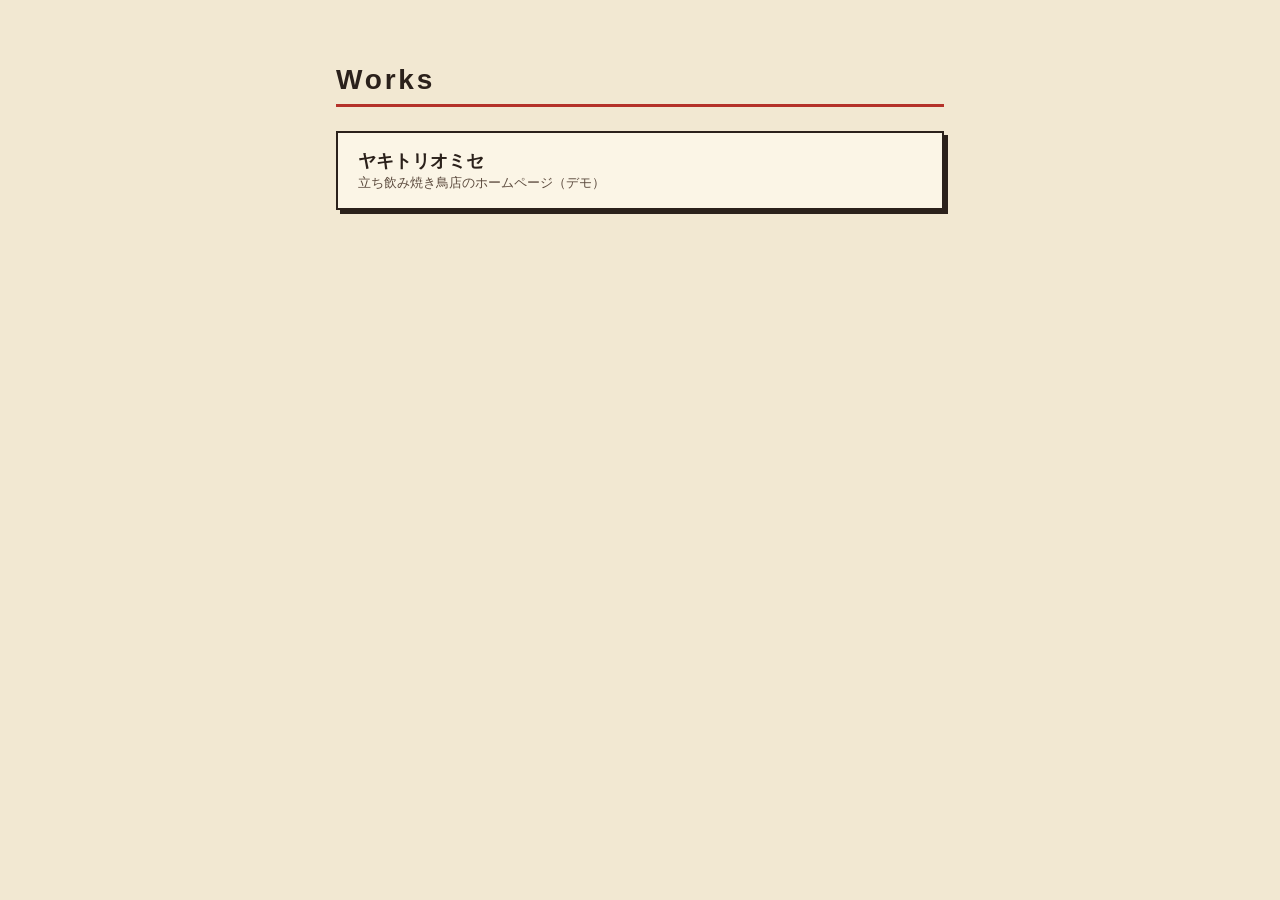
<file: index.html>
<!doctype html>
<html lang="ja">
<head>
<meta charset="utf-8">
<meta name="viewport" content="width=device-width, initial-scale=1">
<meta http-equiv="Content-Security-Policy" content="default-src 'none'; style-src 'self'; base-uri 'none'; form-action 'none'">
<meta name="referrer" content="strict-origin-when-cross-origin">
<meta name="robots" content="noindex, nofollow">
<title>Works</title>
<link rel="stylesheet" href="style.css">
</head>
<body>
<main>
  <h1>Works</h1>
  <ul>
    <li><a href="yakitori/"><b>ヤキトリオミセ</b><span>立ち飲み焼き鳥店のホームページ（デモ）</span></a></li>
  </ul>
</main>
</body>
</html>
</file>
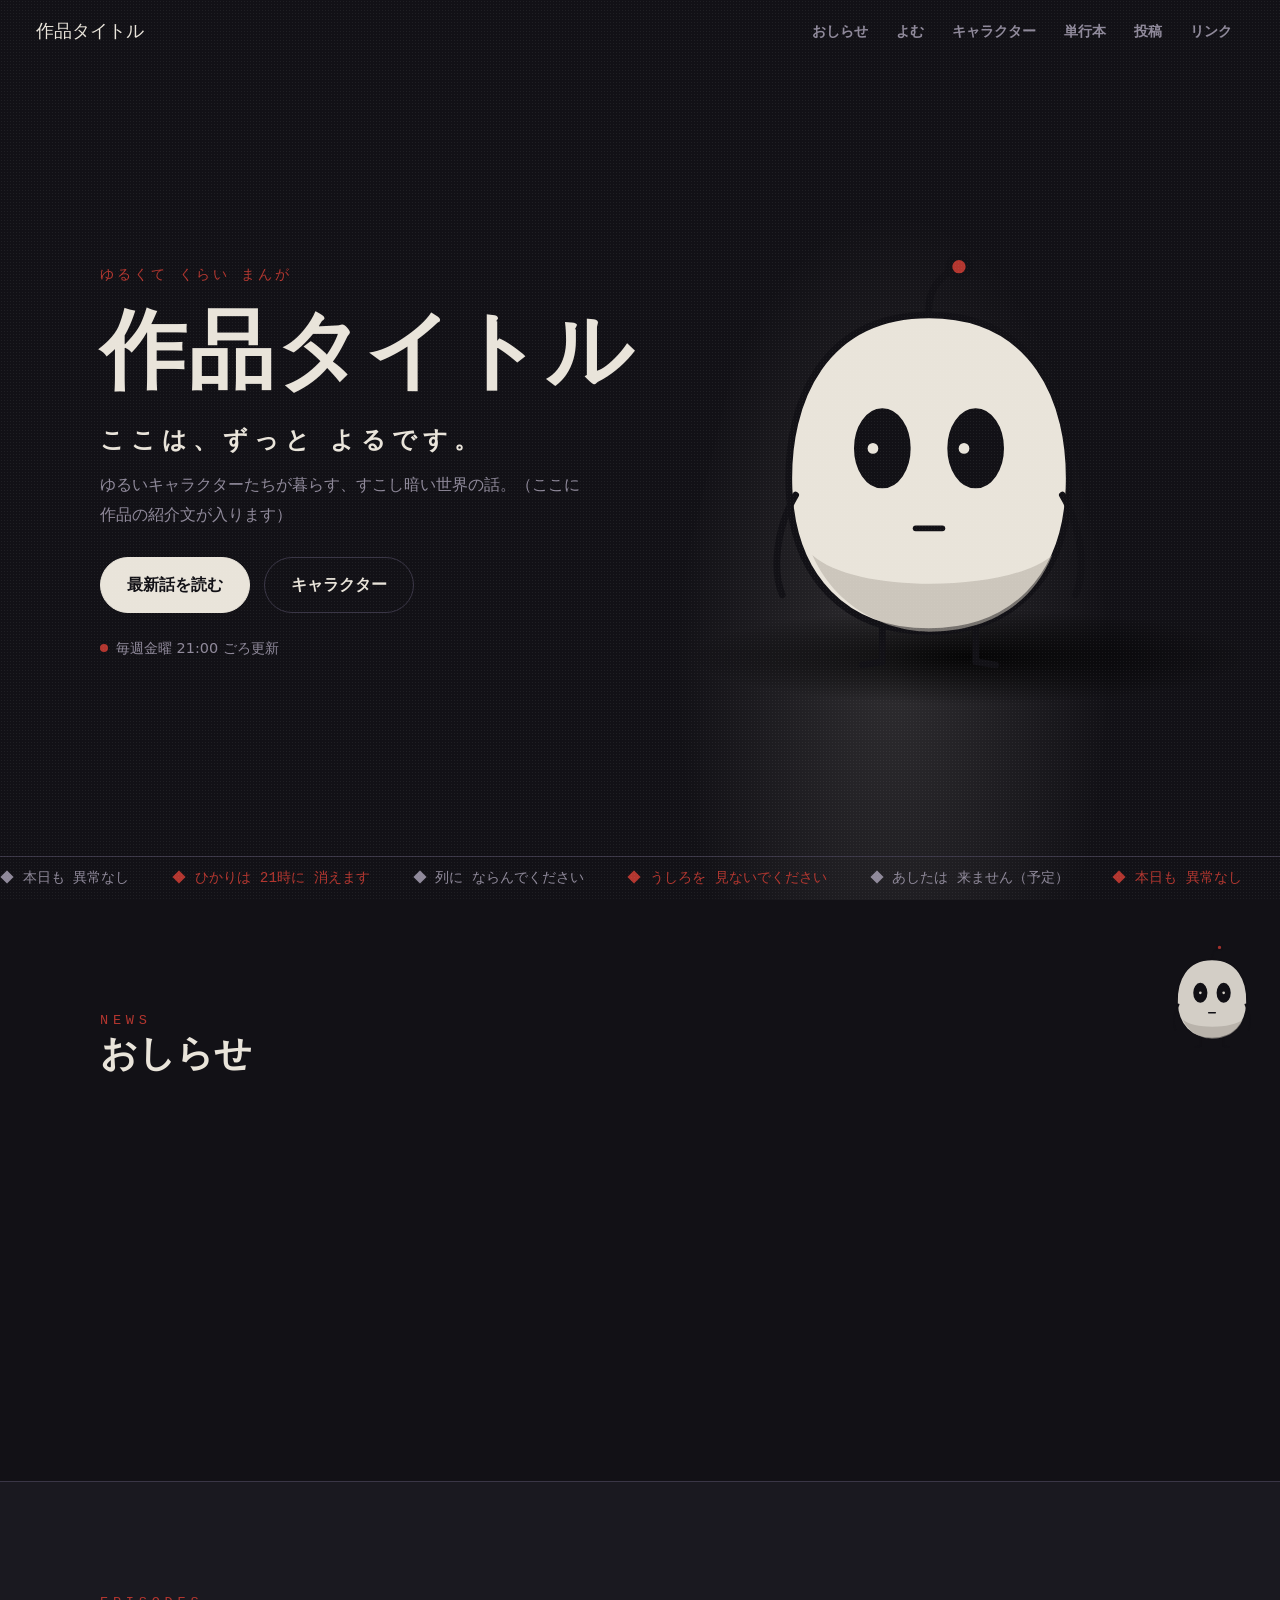
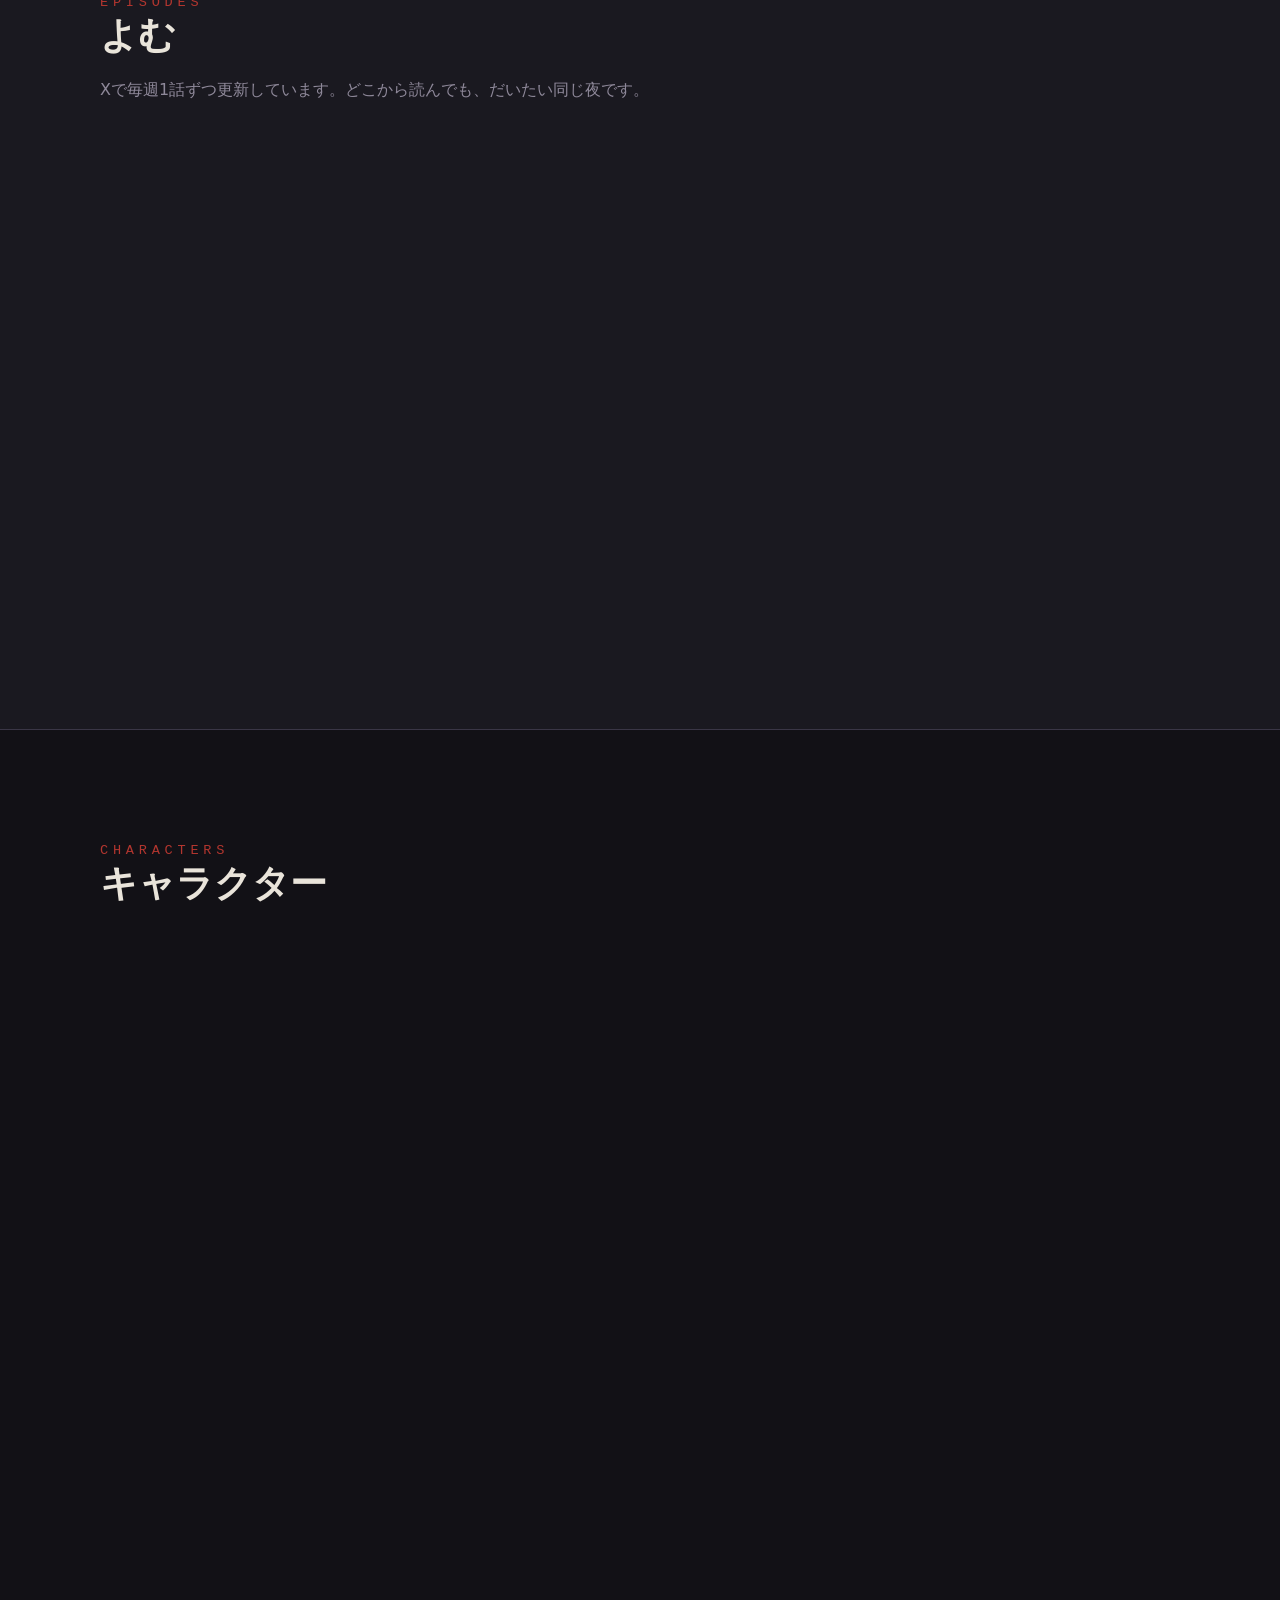
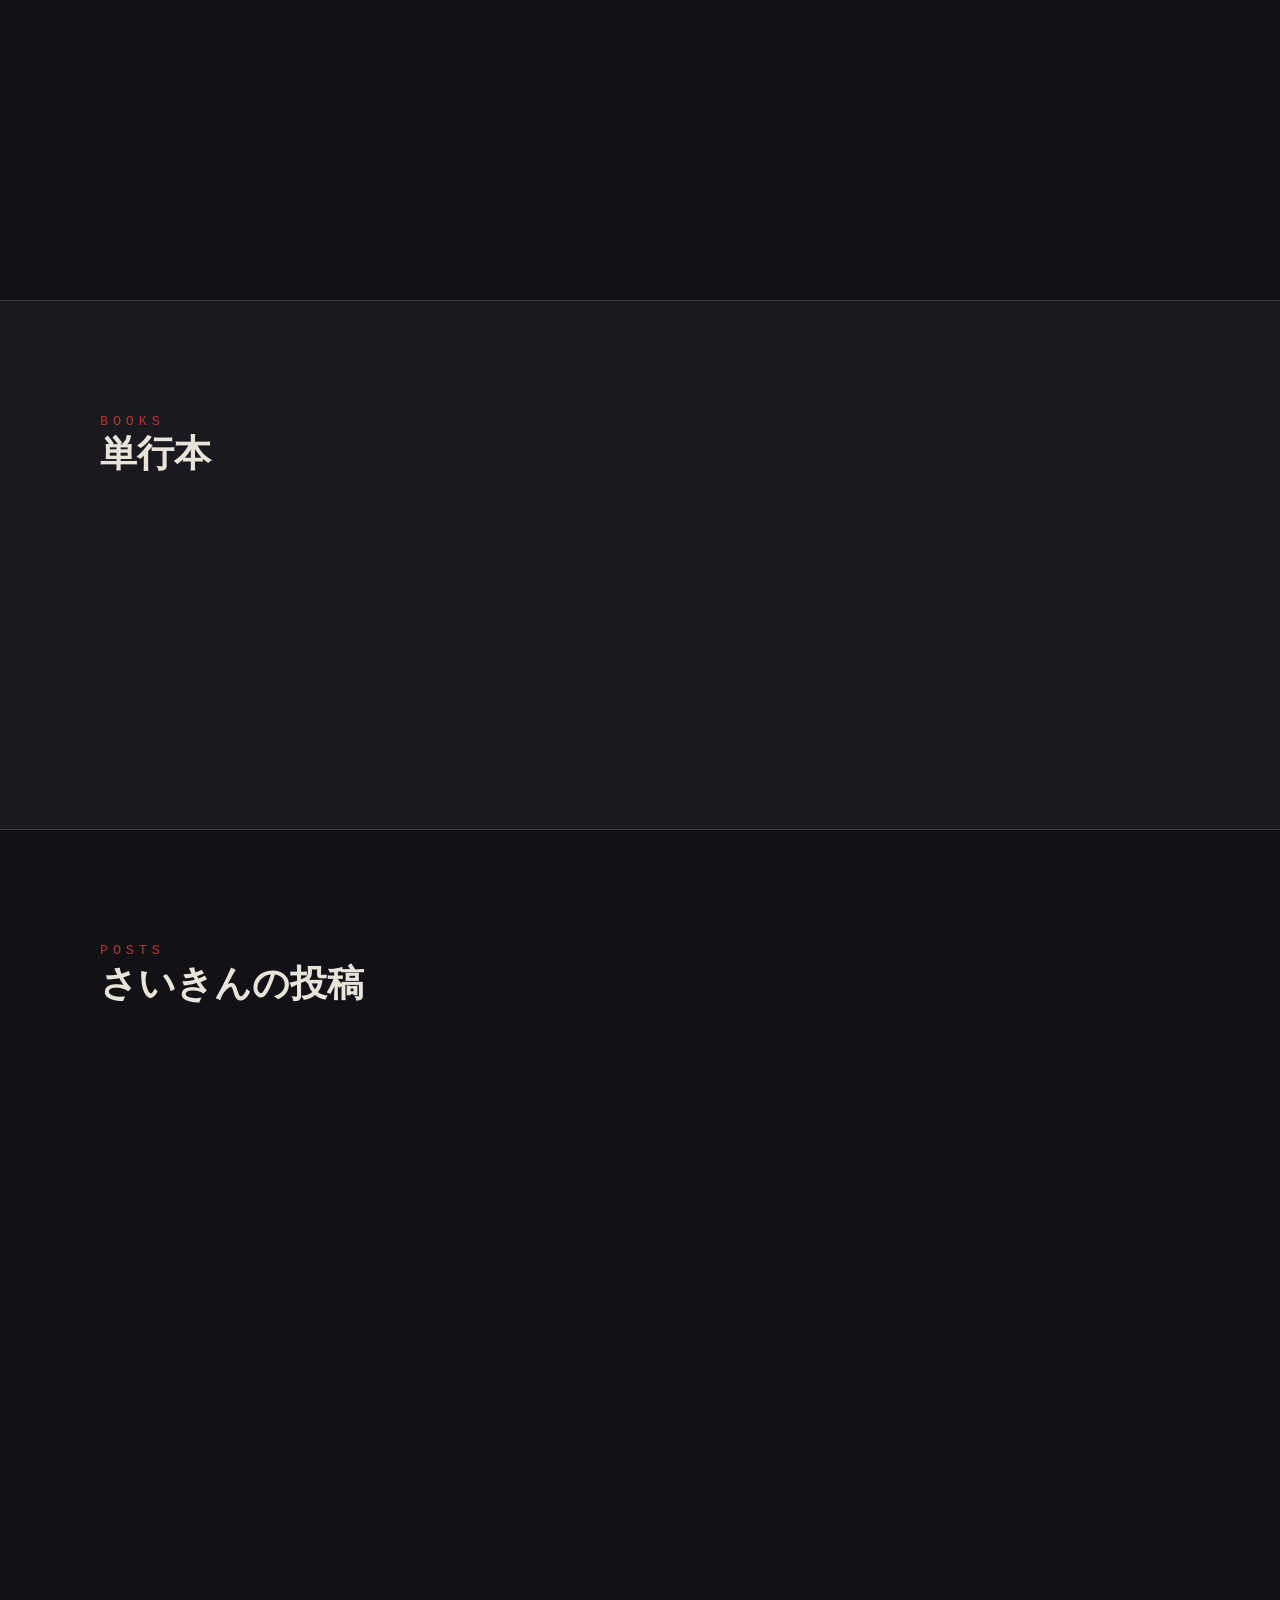
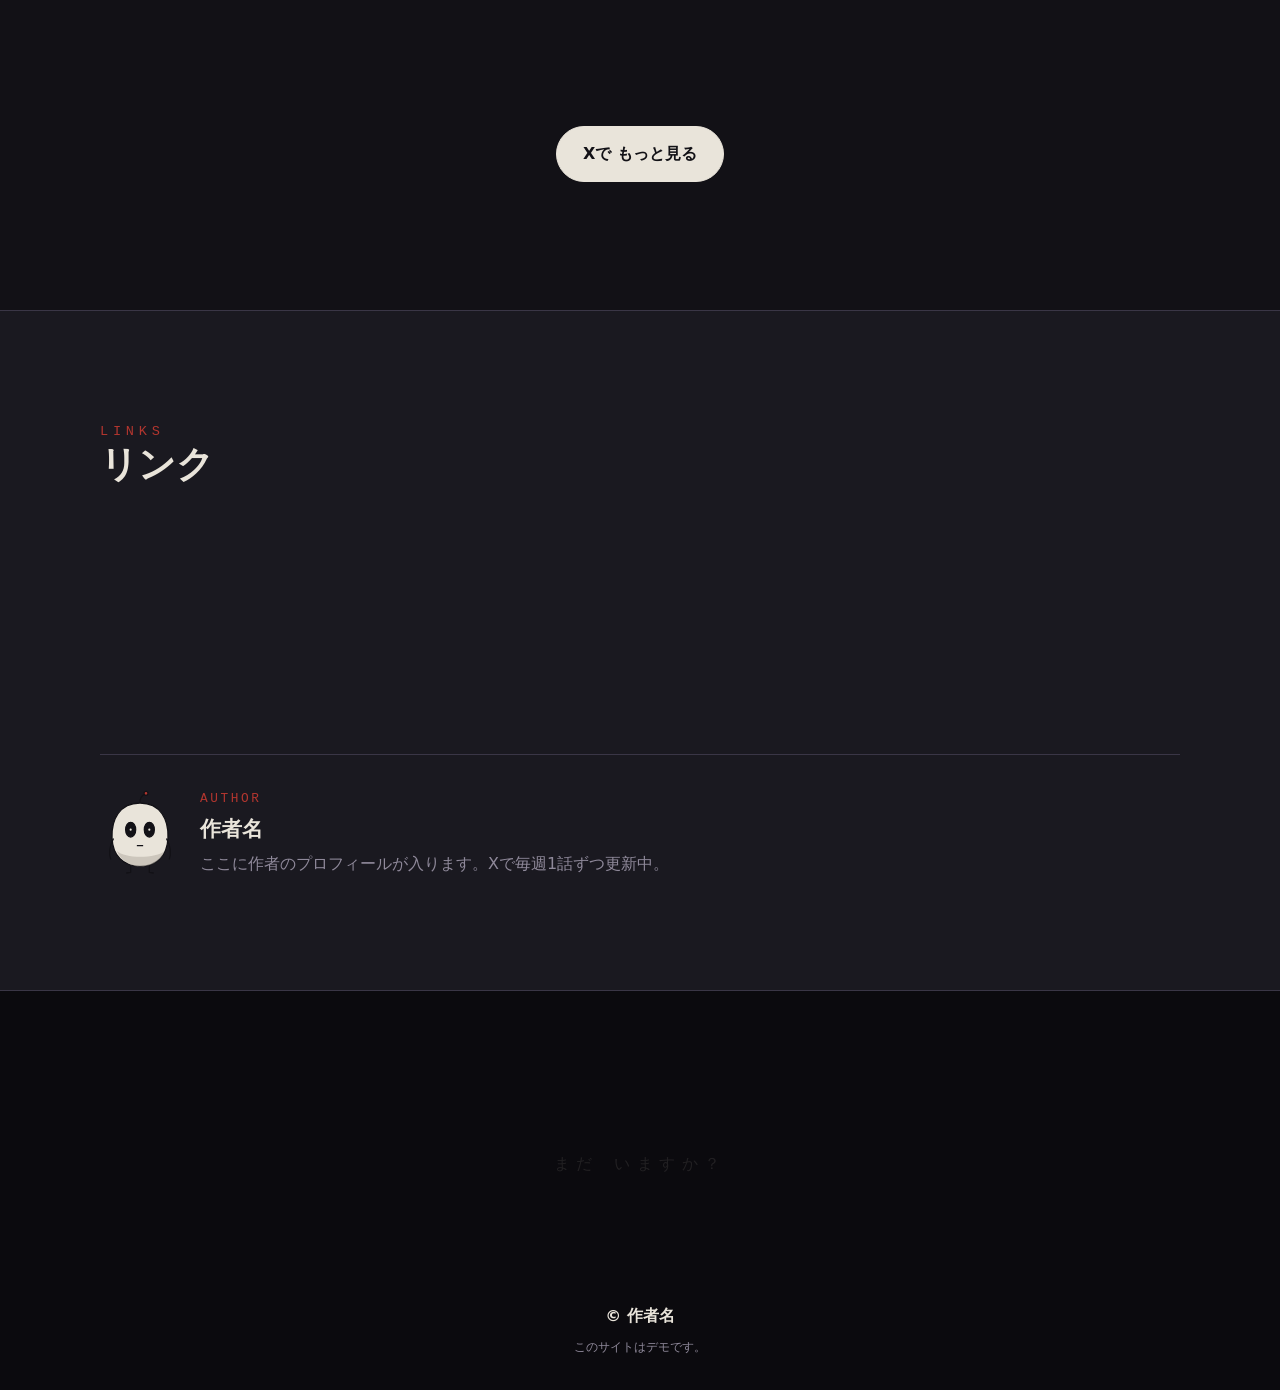
<file: character/index.html>
<!doctype html>
<html lang="ja">
<head>
<meta charset="utf-8">
<meta name="viewport" content="width=device-width, initial-scale=1, viewport-fit=cover">
<meta http-equiv="Content-Security-Policy" content="default-src 'none'; script-src 'self' https://platform.twitter.com; style-src 'self' https://fonts.googleapis.com; font-src https://fonts.gstatic.com; img-src 'self' data: https:; frame-src https://platform.twitter.com https://syndication.twitter.com; connect-src 'self'; base-uri 'none'; form-action 'none'">
<meta name="referrer" content="strict-origin-when-cross-origin">
<meta name="robots" content="noindex, nofollow">
<meta name="theme-color" content="#121116">
<title>作品タイトル｜公式サイト</title>
<meta name="description" content="ゆるいキャラクターたちが暮らす、すこし暗い世界の話。">
<meta property="og:title" content="作品タイトル｜公式サイト">
<meta property="og:description" content="ここは、ずっと よるです。">
<meta property="og:type" content="website">
<link rel="icon" href="data:image/svg+xml,%3Csvg xmlns='http://www.w3.org/2000/svg' viewBox='0 0 32 32'%3E%3Crect width='32' height='32' rx='6' fill='%23121116'/%3E%3Cellipse cx='16' cy='18' rx='11' ry='12' fill='%23e9e4da'/%3E%3Cellipse cx='12' cy='16' rx='2.6' ry='3.6' fill='%23121116'/%3E%3Cellipse cx='20' cy='16' rx='2.6' ry='3.6' fill='%23121116'/%3E%3C/svg%3E">
<link rel="preconnect" href="https://fonts.googleapis.com">
<link rel="preconnect" href="https://fonts.gstatic.com" crossorigin>
<link href="https://fonts.googleapis.com/css2?family=DotGothic16&family=Kaisei+Decol:wght@700&family=Zen+Maru+Gothic:wght@500;700;900&display=swap" rel="stylesheet">
<link rel="stylesheet" href="css/tokens.css">
<link rel="stylesheet" href="css/style.css">
<script type="module" src="js/app.js"></script>
</head>
<body>

<!-- キャラクターの絵。characters.json の "art" にここの id を書くと表示される -->
<svg class="sprite" aria-hidden="true">
  <!-- メインキャラ：表情のない、白いゆるキャラ -->
  <symbol id="main" viewBox="0 0 240 260">
    <g stroke="#121116" stroke-width="4" stroke-linejoin="round" stroke-linecap="round">
      <!-- antenna -->
      <path d="M120 44 C118 26 128 18 136 14" fill="none"/>
      <circle cx="138" cy="13" r="6" fill="#b3362f"/>
      <!-- legs -->
      <path d="M92 224 L92 250 L80 252 M148 224 L148 250 L160 252" fill="none"/>
      <!-- body -->
      <path d="M120 42 C182 42 206 92 204 146 C202 200 170 232 120 232 C70 232 38 200 36 146 C34 92 58 42 120 42 Z" fill="#e9e4da"/>
      <path d="M50 186 C66 222 100 232 120 232 C150 232 180 220 194 186 C170 208 76 210 50 186 Z" fill="#b9b2a8" stroke="none" opacity=".6"/>
      <!-- arms: だらんと下がっている -->
      <path d="M40 150 C28 170 26 196 32 210" fill="none"/>
      <path d="M200 150 C212 170 214 196 208 210" fill="none"/>
      <!-- eyes: まっくろな穴の中に、小さな光 -->
      <g class="eye">
        <ellipse cx="92" cy="122" rx="15" ry="22" fill="#121116"/>
        <g class="pupil"><circle cx="92" cy="122" r="3.2" fill="#e9e4da" stroke="none"/></g>
      </g>
      <g class="eye">
        <ellipse cx="148" cy="122" rx="15" ry="22" fill="#121116"/>
        <g class="pupil"><circle cx="148" cy="122" r="3.2" fill="#e9e4da" stroke="none"/></g>
      </g>
      <!-- mouth -->
      <path d="M112 170 L128 170" fill="none" stroke-width="3.5"/>
    </g>
  </symbol>

  <!-- サブキャラA：つるされた、てるてる坊主 -->
  <symbol id="sub-a" viewBox="0 0 240 260">
    <g stroke="#121116" stroke-width="4" stroke-linejoin="round" stroke-linecap="round">
      <path d="M120 0 L120 54" fill="none" stroke="#8a8494"/>
      <circle cx="120" cy="96" r="44" fill="#e9e4da"/>
      <path d="M86 128 C64 170 54 214 48 240 C80 226 100 248 120 232 C140 248 160 226 192 240 C186 214 176 170 154 128 Z" fill="#e9e4da"/>
      <path d="M84 132 C100 142 140 142 156 132" fill="none" stroke="#b3362f" stroke-width="6"/>
      <circle cx="104" cy="94" r="5" fill="#121116" stroke="none"/>
      <circle cx="136" cy="94" r="5" fill="#121116" stroke="none"/>
      <path d="M114 114 L126 114" fill="none" stroke-width="3"/>
    </g>
  </symbol>

  <!-- サブキャラB：背の高い、となりの人 -->
  <symbol id="sub-b" viewBox="0 0 240 260">
    <g stroke="#121116" stroke-width="4" stroke-linejoin="round" stroke-linecap="round">
      <path d="M96 100 C90 160 86 220 84 258 L156 258 C154 220 150 160 144 100 Z" fill="#3a3646"/>
      <ellipse cx="120" cy="66" rx="40" ry="54" fill="#3a3646"/>
      <ellipse cx="120" cy="62" rx="26" ry="30" fill="#e9e4da"/>
      <circle cx="110" cy="58" r="3.5" fill="#121116" stroke="none"/>
      <circle cx="130" cy="58" r="3.5" fill="#121116" stroke="none"/>
      <path d="M108 74 C116 80 124 80 132 74" fill="none" stroke-width="2.5"/>
      <path d="M96 120 C70 170 66 210 70 236 M144 120 C170 170 174 210 170 236" fill="none" stroke="#3a3646" stroke-width="10"/>
    </g>
  </symbol>

  <symbol id="ico-x" viewBox="0 0 24 24"><path fill="currentColor" d="M17.8 3h3.1l-6.8 7.7L22 21h-6.2l-4.9-6.4L5.3 21H2.2l7.3-8.3L2 3h6.4l4.4 5.8L17.8 3Zm-1.1 16.2h1.7L7.4 4.7H5.6l11.1 14.5Z"/></symbol>
  <symbol id="ico-pixiv" viewBox="0 0 24 24"><path fill="currentColor" d="M4 2h16a2 2 0 0 1 2 2v16a2 2 0 0 1-2 2H4a2 2 0 0 1-2-2V4a2 2 0 0 1 2-2Zm4 4v12h2.4v-3.6h2.4c2.6 0 4.4-1.6 4.4-4.2S15.4 6 12.8 6H8Zm2.4 2.1h2.2c1.3 0 2.1.8 2.1 2.1s-.8 2.1-2.1 2.1h-2.2V8.1Z"/></symbol>
  <symbol id="ico-instagram" viewBox="0 0 24 24"><path fill="none" stroke="currentColor" stroke-width="2" d="M7 3h10a4 4 0 0 1 4 4v10a4 4 0 0 1-4 4H7a4 4 0 0 1-4-4V7a4 4 0 0 1 4-4Z"/><circle cx="12" cy="12" r="4" fill="none" stroke="currentColor" stroke-width="2"/><circle cx="17.5" cy="6.5" r="1.3" fill="currentColor"/></symbol>
  <symbol id="ico-youtube" viewBox="0 0 24 24"><path fill="currentColor" d="M22 8.2a3 3 0 0 0-2.1-2.1C18 5.6 12 5.6 12 5.6s-6 0-7.9.5A3 3 0 0 0 2 8.2 31 31 0 0 0 1.6 12 31 31 0 0 0 2 15.8a3 3 0 0 0 2.1 2.1c1.9.5 7.9.5 7.9.5s6 0 7.9-.5a3 3 0 0 0 2.1-2.1c.4-1.2.4-3.8.4-3.8s0-2.6-.4-3.8ZM10 15.2V8.8l5.2 3.2-5.2 3.2Z"/></symbol>
  <symbol id="ico-shop" viewBox="0 0 24 24"><path fill="none" stroke="currentColor" stroke-width="2" stroke-linejoin="round" d="M4 8h16l-1.2 12H5.2L4 8Zm4 0a4 4 0 0 1 8 0"/></symbol>
  <symbol id="ico-stamp" viewBox="0 0 24 24"><path fill="none" stroke="currentColor" stroke-width="2" stroke-linejoin="round" d="M5 4h14a1 1 0 0 1 1 1v9l-6 6H5a1 1 0 0 1-1-1V5a1 1 0 0 1 1-1Zm9 16v-5a1 1 0 0 1 1-1h5"/><circle cx="9.5" cy="10" r="1.2" fill="currentColor"/><circle cx="14.5" cy="10" r="1.2" fill="currentColor"/></symbol>
  <symbol id="ico-link" viewBox="0 0 24 24"><path fill="none" stroke="currentColor" stroke-width="2" stroke-linecap="round" d="M10 14a4 4 0 0 0 5.7 0l3-3a4 4 0 0 0-5.7-5.7l-1 1M14 10a4 4 0 0 0-5.7 0l-3 3a4 4 0 0 0 5.7 5.7l1-1"/></symbol>
  <symbol id="ico-heart" viewBox="0 0 24 24"><path fill="currentColor" d="M12 21s-7.5-4.6-9.5-9.3C1 8.1 3.4 4 7.2 4c2 0 3.6 1.1 4.8 2.7C13.2 5.1 14.8 4 16.8 4c3.8 0 6.2 4.1 4.7 7.7C19.5 16.4 12 21 12 21Z"/></symbol>
  <symbol id="ico-repost" viewBox="0 0 24 24"><path fill="none" stroke="currentColor" stroke-width="2" stroke-linecap="round" stroke-linejoin="round" d="M4 9V7a2 2 0 0 1 2-2h12l-3-3m5 13v2a2 2 0 0 1-2 2H6l3 3"/></symbol>
</svg>

<a class="skip" href="#main-content">本文へ</a>

<nav class="nav" id="nav">
  <a href="#top" class="nav-logo"><span data-bind="title">作品タイトル</span></a>
  <button class="nav-toggle" id="nav-toggle" type="button" aria-label="メニューを開く" aria-expanded="false" aria-controls="nav-menu"><span></span></button>
  <ul id="nav-menu">
    <li><a href="#news">おしらせ</a></li>
    <li><a href="#episodes">よむ</a></li>
    <li><a href="#characters">キャラクター</a></li>
    <li><a href="#books">単行本</a></li>
    <li><a href="#posts">投稿</a></li>
    <li><a href="#links">リンク</a></li>
  </ul>
</nav>

<header class="hero" id="top">
  <div class="hero-bg" aria-hidden="true"><div class="hero-light"></div></div>
  <div class="hero-inner">
    <div class="hero-copy">
      <p class="hero-kicker" data-bind="kicker">ゆるくて くらい まんが</p>
      <h1 class="hero-title"><span data-bind="title">作品タイトル</span></h1>
      <p class="hero-catch" data-bind="catch">ここは、ずっと よるです。</p>
      <p class="hero-lead" data-bind="lead"></p>
      <div class="hero-cta">
        <a class="btn btn-primary" data-href="latestUrl" href="#episodes" target="_blank" rel="noopener"><span data-bind="latestLabel">最新話を読む</span></a>
        <a class="btn btn-ghost" href="#characters">キャラクター</a>
      </div>
      <p class="hero-schedule"><span class="dot" aria-hidden="true"></span><span data-bind="schedule"></span></p>
    </div>
    <div class="hero-art" aria-hidden="true">
      <div class="hero-shadow"></div>
      <svg class="hero-chara" data-watch><use href="#main"/></svg>
    </div>
  </div>
  <div class="ticker" aria-hidden="true"><div class="ticker-track" data-module="ticker"></div></div>
</header>

<main id="main-content">
  <section class="section" id="news">
    <div class="wrap">
      <h2 class="h2"><span class="h2-en">NEWS</span>おしらせ</h2>
      <div data-module="news"></div>
    </div>
  </section>

  <section class="section section-alt" id="episodes">
    <div class="wrap">
      <h2 class="h2"><span class="h2-en">EPISODES</span>よむ</h2>
      <p class="section-lead">Xで毎週1話ずつ更新しています。どこから読んでも、だいたい同じ夜です。</p>
      <div data-module="episodes"></div>
    </div>
  </section>

  <section class="section" id="characters">
    <div class="wrap">
      <h2 class="h2"><span class="h2-en">CHARACTERS</span>キャラクター</h2>
      <div data-module="characters"></div>
    </div>
  </section>

  <section class="section section-alt" id="books">
    <div class="wrap">
      <h2 class="h2"><span class="h2-en">BOOKS</span>単行本</h2>
      <div data-module="books"></div>
    </div>
  </section>

  <section class="section" id="posts">
    <div class="wrap">
      <h2 class="h2"><span class="h2-en">POSTS</span>さいきんの投稿</h2>
      <div data-module="posts"></div>
    </div>
  </section>

  <section class="section section-alt" id="links">
    <div class="wrap">
      <h2 class="h2"><span class="h2-en">LINKS</span>リンク</h2>
      <div data-module="links"></div>
      <div class="author">
        <svg class="author-icon" aria-hidden="true"><use href="#main"/></svg>
        <div>
          <p class="author-label">AUTHOR</p>
          <p class="author-name" data-bind="author"></p>
          <p class="author-bio" data-bind="authorBio"></p>
        </div>
      </div>
    </div>
  </section>
</main>

<footer class="footer">
  <p class="footer-whisper" aria-hidden="true">まだ いますか？</p>
  <p class="footer-copy" data-bind="copyright"></p>
  <p class="footer-note">このサイトはデモです。</p>
</footer>

<div class="peek" aria-hidden="true"></div>

<noscript><link rel="stylesheet" href="css/noscript.css"><p class="noscript">おしらせや投稿の表示には JavaScript を有効にしてください。</p></noscript>
</body>
</html>
</file>
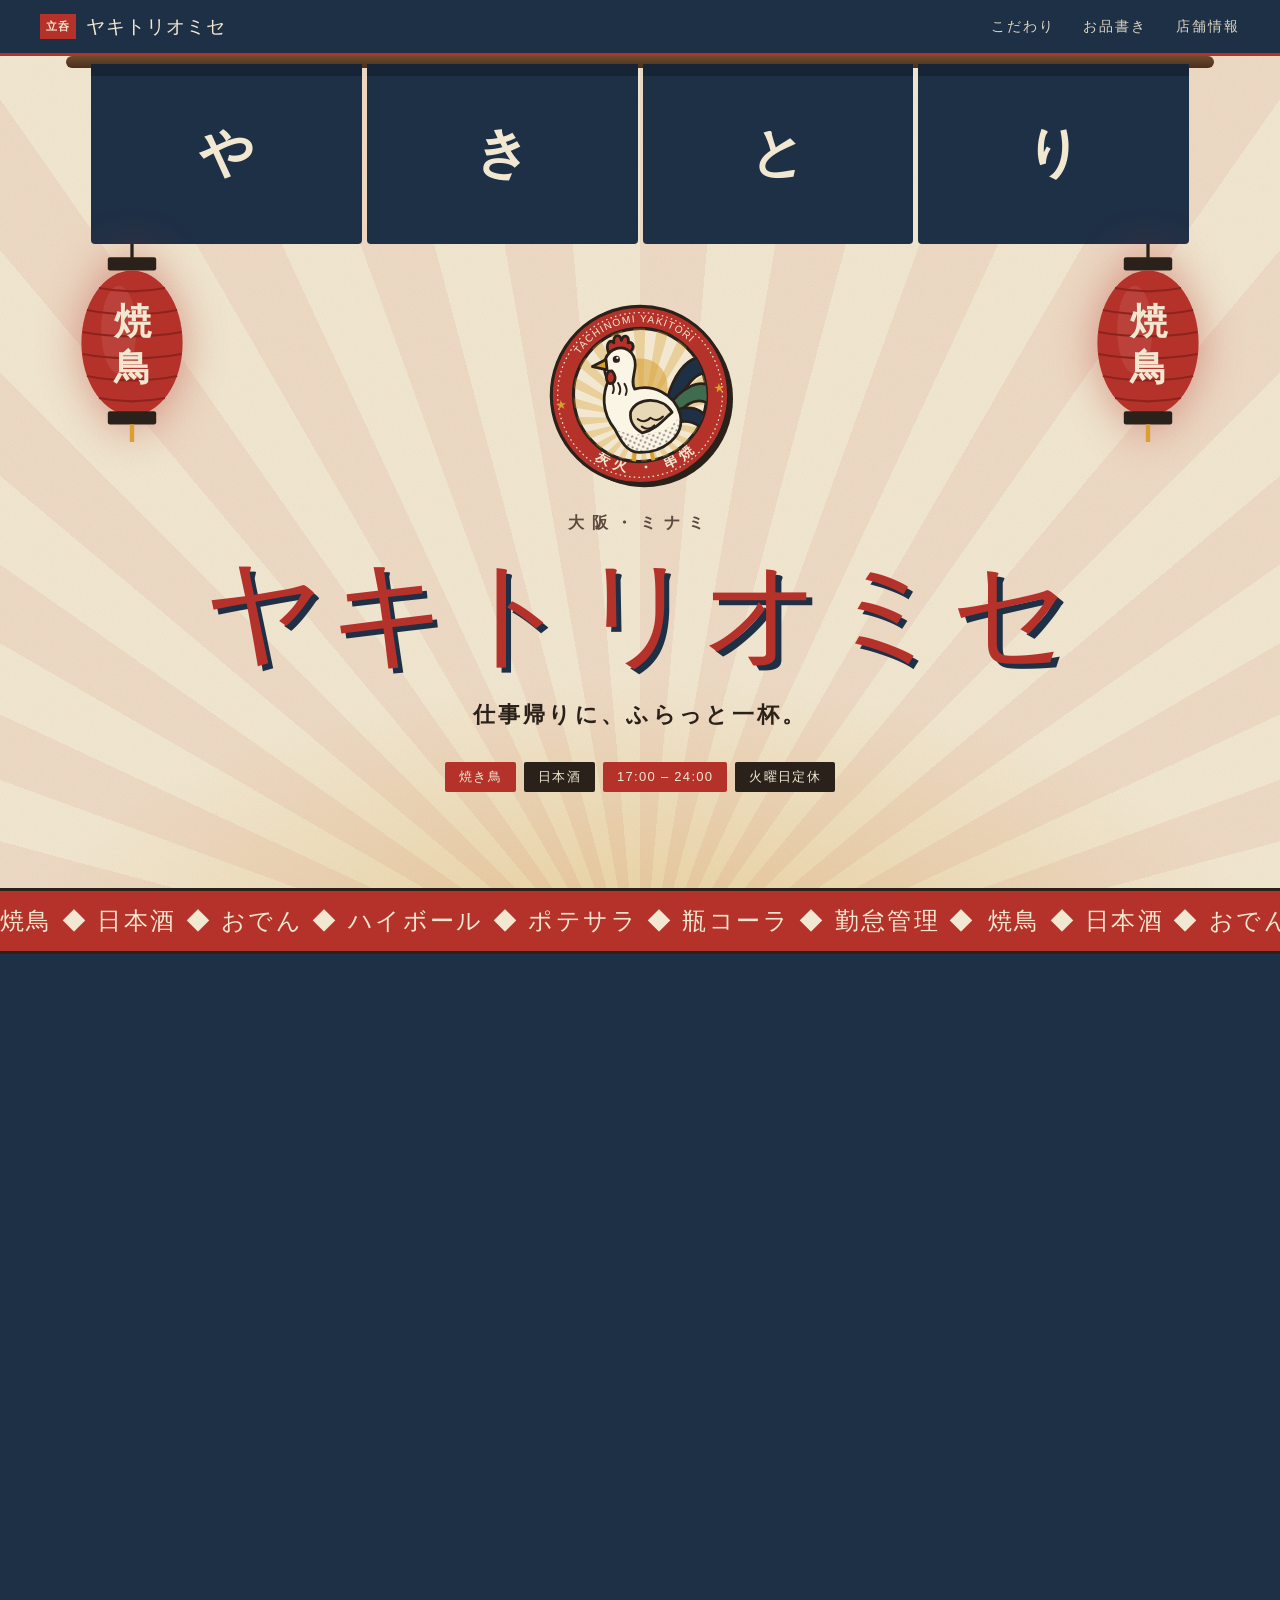
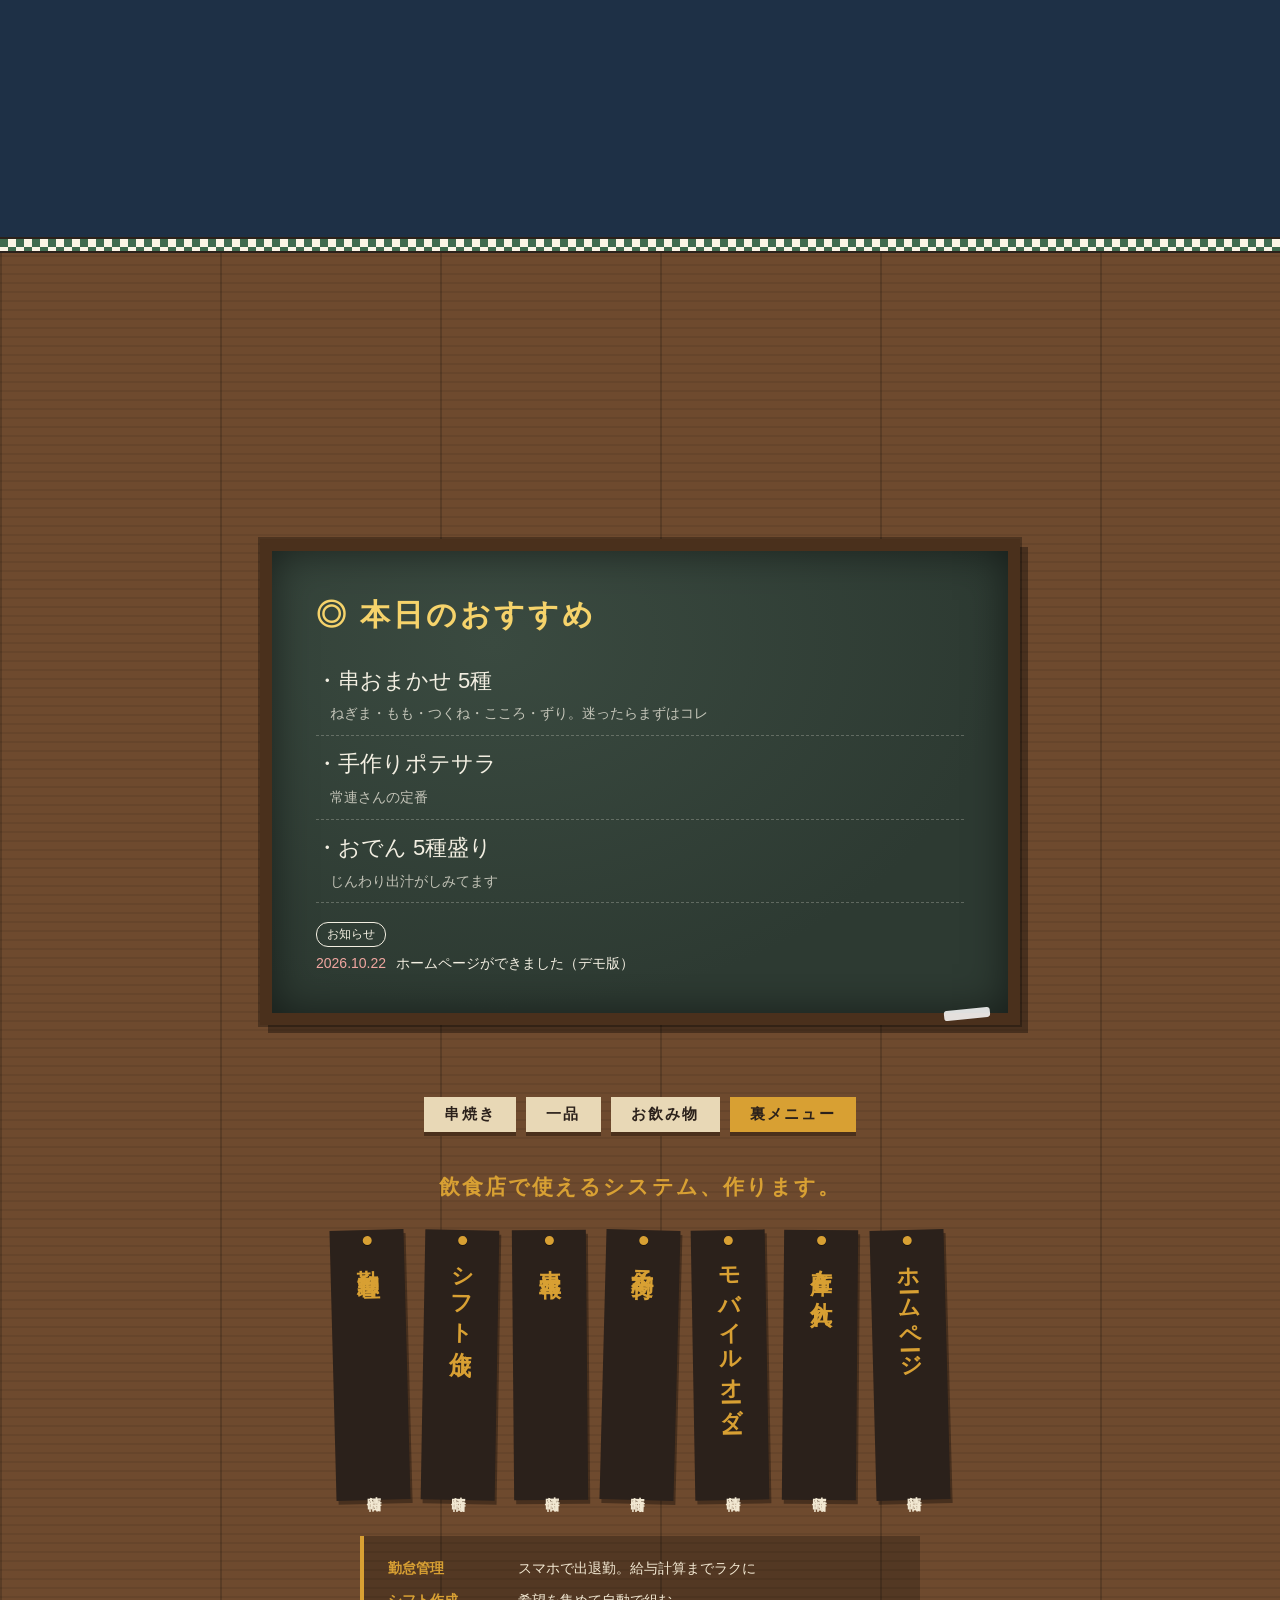
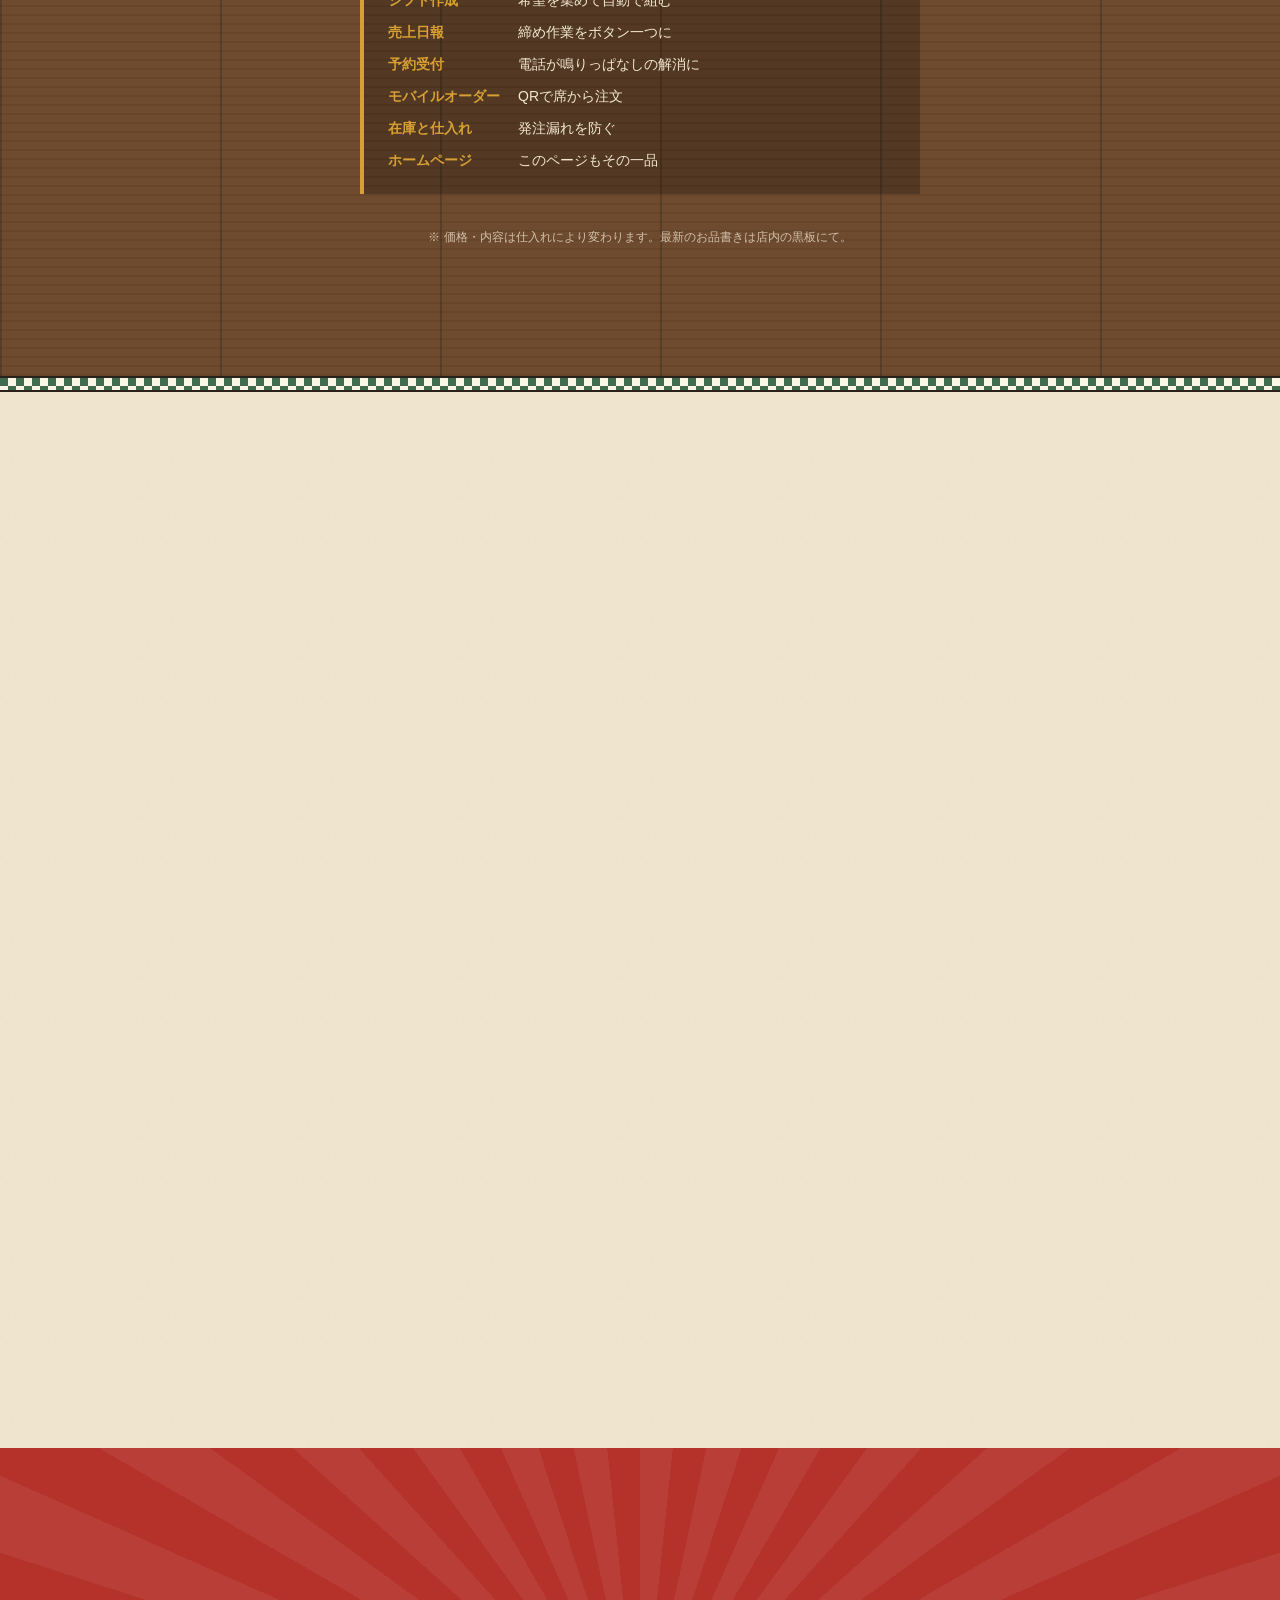
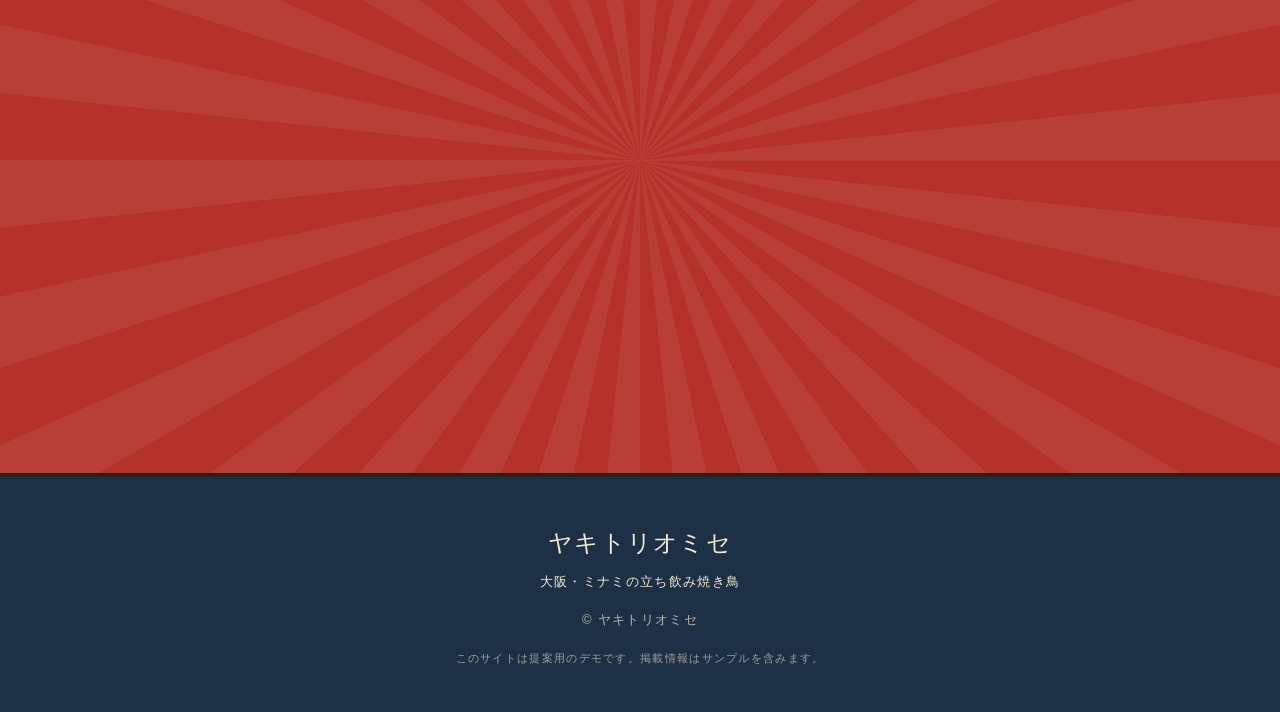
<file: yakitori/index.html>
<!doctype html>
<html lang="ja">
<head>
<meta charset="utf-8">
<meta name="viewport" content="width=device-width, initial-scale=1, viewport-fit=cover">
<meta http-equiv="Content-Security-Policy" content="default-src 'none'; script-src 'self'; style-src 'self' https://fonts.googleapis.com; font-src https://fonts.gstatic.com; img-src 'self' data:; connect-src 'self'; base-uri 'none'; form-action 'none'">
<meta name="referrer" content="strict-origin-when-cross-origin">
<meta name="robots" content="noindex, nofollow">
<meta name="theme-color" content="#1e3046">
<title>ヤキトリオミセ｜立ち飲み焼き鳥</title>
<meta name="description" content="ひとりでもふらっと寄れる、焼き鳥と日本酒の立ち飲み。">
<meta property="og:title" content="ヤキトリオミセ｜立ち飲み焼き鳥">
<meta property="og:description" content="仕事帰りに、ふらっと一杯。焼き鳥と日本酒の立ち飲み。">
<meta property="og:type" content="website">
<link rel="icon" href="data:image/svg+xml,%3Csvg xmlns='http://www.w3.org/2000/svg' viewBox='0 0 32 32'%3E%3Crect width='32' height='32' rx='6' fill='%231e3046'/%3E%3Cellipse cx='16' cy='17' rx='10' ry='12' fill='%23b5322a'/%3E%3Crect x='11' y='3' width='10' height='4' fill='%232b211b'/%3E%3Crect x='11' y='27' width='10' height='4' fill='%232b211b'/%3E%3C/svg%3E">
<link rel="preconnect" href="https://fonts.googleapis.com">
<link rel="preconnect" href="https://fonts.gstatic.com" crossorigin>
<link href="https://fonts.googleapis.com/css2?family=Dela+Gothic+One&family=Klee+One:wght@600&family=Zen+Kaku+Gothic+New:wght@400;700&family=Zen+Old+Mincho:wght@700;900&display=swap" rel="stylesheet">
<link rel="stylesheet" href="css/tokens.css">
<link rel="stylesheet" href="css/style.css">
<script type="module" src="js/app.js"></script>
</head>
<body>

<svg class="sprite" aria-hidden="true">
  <symbol id="lantern" viewBox="0 0 100 180">
    <line x1="50" y1="0" x2="50" y2="14" stroke="#2b211b" stroke-width="3"/>
    <rect x="28" y="12" width="44" height="12" rx="2" fill="#2b211b"/>
    <ellipse cx="50" cy="90" rx="46" ry="66" fill="#b5322a"/>
    <ellipse cx="38" cy="78" rx="16" ry="40" fill="#fff" opacity=".08"/>
    <g fill="none" stroke="#8e231d" stroke-width="2">
      <path d="M20 40 Q50 46 80 40"/><path d="M9 60 Q50 68 91 60"/><path d="M5 80 Q50 88 95 80"/>
      <path d="M5 100 Q50 108 95 100"/><path d="M9 120 Q50 128 91 120"/><path d="M20 140 Q50 146 80 140"/>
    </g>
    <text x="50" y="82" text-anchor="middle" font-size="34" font-weight="900" fill="#f2e8d2" font-family="Zen Old Mincho, serif">焼</text>
    <text x="50" y="124" text-anchor="middle" font-size="34" font-weight="900" fill="#f2e8d2" font-family="Zen Old Mincho, serif">鳥</text>
    <rect x="28" y="152" width="44" height="12" rx="2" fill="#2b211b"/>
    <line x1="50" y1="164" x2="50" y2="180" stroke="#d8a033" stroke-width="4"/>
  </symbol>
  <symbol id="mascot" viewBox="0 0 240 240">
    <defs>
      <clipPath id="emblem-inner"><circle cx="120" cy="120" r="84"/></clipPath>
      <pattern id="halftone" width="6" height="6" patternUnits="userSpaceOnUse" patternTransform="rotate(30)">
        <circle cx="3" cy="3" r="1.4" fill="#2b211b"/>
      </pattern>
      <path id="arc-top" d="M28 120 A92 92 0 0 1 212 120"/>
      <path id="arc-bottom" d="M22 120 A98 98 0 0 0 218 120"/>
    </defs>
    <!-- print shadow + ring -->
    <circle cx="125" cy="125" r="112" fill="#2b211b"/>
    <circle cx="120" cy="120" r="112" fill="#b5322a" stroke="#2b211b" stroke-width="4"/>
    <circle cx="120" cy="120" r="104" fill="none" stroke="#f2e8d2" stroke-width="1.5" stroke-dasharray="2 4"/>
    <text font-family="Dela Gothic One, sans-serif" font-size="13" fill="#f2e8d2" letter-spacing="1.5">
      <textPath href="#arc-top" startOffset="50%" text-anchor="middle">TACHINOMI YAKITORI</textPath>
    </text>
    <text font-family="Zen Old Mincho, serif" font-weight="900" font-size="18" fill="#f2e8d2" letter-spacing="6">
      <textPath href="#arc-bottom" startOffset="50%" text-anchor="middle">炭火 ・ 串焼</textPath>
    </text>
    <text x="20" y="126" font-size="14" fill="#d8a033" text-anchor="middle">★</text>
    <text x="220" y="126" font-size="14" fill="#d8a033" text-anchor="middle">★</text>
    <!-- inner field -->
    <circle cx="120" cy="120" r="84" fill="#f2e8d2" stroke="#2b211b" stroke-width="4"/>
    <g clip-path="url(#emblem-inner)">
      <circle cx="120" cy="150" r="60" fill="none" stroke="#d8a033" stroke-width="140" stroke-dasharray="7.85 7.85" opacity=".35"/>
      <circle cx="122" cy="108" r="34" fill="#d8a033" opacity=".55"/>
      <g stroke="#2b211b" stroke-width="3.5" stroke-linejoin="round" stroke-linecap="round" transform="translate(6 0)">
        <!-- tail -->
        <path d="M148 128 C170 70 214 66 214 112 C202 92 180 98 160 138 Z" fill="#1e3046"/>
        <path d="M150 136 C184 98 224 112 210 154 C198 130 178 130 160 148 Z" fill="#3f6b4f"/>
        <path d="M148 146 C180 134 206 152 194 182 C186 162 170 156 152 160 Z" fill="#1e3046"/>
        <!-- legs -->
        <path d="M100 186 L97 210 M88 212 L104 212 M120 186 L123 210 M114 212 L130 212" fill="none" stroke="#d8a033" stroke-width="5"/>
        <!-- comb + wattle (misregistered red under) -->
        <path d="M80 62 C77 51 84 45 88 51 C88 41 97 39 98 49 C100 41 109 43 106 53 C111 51 115 58 108 64 Z" fill="#b5322a" transform="translate(2 2)" stroke="none" opacity=".5"/>
        <path d="M80 62 C77 51 84 45 88 51 C88 41 97 39 98 49 C100 41 109 43 106 53 C111 51 115 58 108 64 Z" fill="#b5322a"/>
        <!-- head + body -->
        <path d="M78 160 C62 135 68 112 76 98 C70 84 72 66 86 60 C100 54 114 64 112 82 C110 94 104 102 108 112 C130 108 158 122 162 150 C165 178 135 196 105 192 C90 190 84 176 78 160 Z" fill="#fbf5e6"/>
        <path d="M78 160 C84 176 90 190 105 192 C135 196 165 178 162 150 C150 170 110 178 78 160 Z" fill="url(#halftone)" stroke="none" opacity=".55"/>
        <!-- neck hackles -->
        <path d="M80 100 q4 8 0 14 M88 102 q4 8 0 14 M96 104 q4 8 0 14" fill="none" stroke-width="2.5"/>
        <!-- beak, wattle, eye -->
        <path d="M76 71 L58 78 L76 84 Z" fill="#d8a033"/>
        <path d="M78 86 C71 93 74 105 82 101 C87 97 85 90 82 86 Z" fill="#b5322a"/>
        <circle cx="89" cy="72" r="4.5" fill="#2b211b" stroke="none"/>
        <circle cx="90.5" cy="70.5" r="1.4" fill="#fff" stroke="none"/>
        <!-- wing -->
        <path d="M100 140 C110 122 142 124 152 146 C142 152 130 166 112 168 C103 162 97 152 100 140 Z" fill="#e8d8b6"/>
        <path d="M108 150 q8 7 16 0 q8 7 16 0 M112 160 q8 7 16 0" fill="none" stroke-width="2.5"/>
      </g>
    </g>
  </symbol>
</svg>

<nav class="nav" id="nav">
  <a href="#top" class="nav-logo"><small>立呑</small><span data-bind="name">ヤキトリオミセ</span></a>
  <button class="nav-toggle" id="nav-toggle" type="button" aria-label="メニューを開く" aria-expanded="false" aria-controls="nav-menu"><span></span></button>
  <ul id="nav-menu">
    <li><a href="#concept">こだわり</a></li>
    <li><a href="#menu">お品書き</a></li>
    <li><a href="#info">店舗情報</a></li>
  </ul>
</nav>

<header class="hero" id="top">
  <div class="rod" aria-hidden="true"></div>
  <div class="noren" aria-hidden="true"><span>や</span><span>き</span><span>と</span><span>り</span></div>
  <div class="hero-body">
    <svg class="lantern lantern-l" aria-hidden="true"><use href="#lantern"/></svg>
    <svg class="lantern lantern-r" aria-hidden="true"><use href="#lantern"/></svg>
    <div class="mascot-wrap" aria-hidden="true">
      <svg class="mascot"><use href="#mascot"/></svg>
    </div>
    <p class="hero-sub" data-bind="area">大阪・ミナミ</p>
    <h1 data-bind="name">ヤキトリオミセ</h1>
    <p class="lead" data-bind="catch">仕事帰りに、ふらっと一杯。</p>
    <div class="chips">
      <span>焼き鳥</span><span>日本酒</span><span data-bind="hours">17:00 – 24:00</span><span><span data-bind="holiday">火曜日</span>定休</span>
    </div>
  </div>
</header>

<div class="band" aria-hidden="true">
  <div class="band-track">
    <span>焼鳥 ◆ 日本酒 ◆ おでん ◆ ハイボール ◆ ポテサラ ◆ 瓶コーラ ◆ 勤怠管理 ◆ </span><span>焼鳥 ◆ 日本酒 ◆ おでん ◆ ハイボール ◆ ポテサラ ◆ 瓶コーラ ◆ 勤怠管理 ◆ </span>
  </div>
</div>

<main>
<section class="concept" id="concept">
  <div class="wrap concept-grid">
    <div class="concept-text reveal">
      <div class="sec-head left"><div class="en">CONCEPT</div><h2>こだわり</h2></div>
      <h3>ひとりでも、<br>ふらっと。<br><em>炭の香り</em>と、旨い酒。</h3>
      <p>雑居ビルの2階。少し見つけにくい扉の先に、カウンターに肘をついて串をつまむ、気取らない時間があります。</p>
      <p>一本ずつ丁寧に焼き上げる焼き鳥と、季節の野菜を使った一品料理。こだわりの日本酒からハイボールまで、気軽に何杯でも。</p>
      <div class="points">
        <div class="point"><b>串</b><span>一本ずつ焼き上げ</span></div>
        <div class="point"><b>酒</b><span>日本酒にこだわり</span></div>
        <div class="point"><b>一人</b><span>大歓迎</span></div>
      </div>
    </div>
    <div class="grill reveal" aria-hidden="true">
      <svg viewBox="0 0 400 500" preserveAspectRatio="xMidYMid slice">
        <defs>
          <radialGradient id="coal" cx="50%" cy="50%" r="50%">
            <stop offset="0" stop-color="#ffb347"/><stop offset=".5" stop-color="#e2552b"/><stop offset="1" stop-color="#3a0f05"/>
          </radialGradient>
          <linearGradient id="meat" x1="0" y1="0" x2="0" y2="1">
            <stop offset="0" stop-color="#c8783a"/><stop offset="1" stop-color="#6b2f12"/>
          </linearGradient>
        </defs>
        <g opacity=".95">
          <ellipse cx="80" cy="440" rx="50" ry="22" fill="url(#coal)"/>
          <ellipse cx="190" cy="455" rx="60" ry="24" fill="url(#coal)"/>
          <ellipse cx="310" cy="440" rx="55" ry="22" fill="url(#coal)"/>
          <ellipse cx="140" cy="480" rx="45" ry="18" fill="url(#coal)"/>
          <ellipse cx="260" cy="485" rx="50" ry="18" fill="url(#coal)"/>
        </g>
        <g stroke="#3a2a1c" stroke-width="3">
          <line x1="0" y1="380" x2="400" y2="380"/><line x1="0" y1="395" x2="400" y2="395"/>
        </g>
        <g transform="translate(70 120)">
          <line x1="0" y1="0" x2="0" y2="250" stroke="#d9c39a" stroke-width="4"/>
          <rect x="-22" y="40" width="44" height="40" rx="12" fill="url(#meat)"/>
          <rect x="-18" y="84" width="36" height="22" rx="6" fill="#7d9a3c"/>
          <rect x="-22" y="110" width="44" height="40" rx="12" fill="url(#meat)"/>
          <rect x="-18" y="154" width="36" height="22" rx="6" fill="#7d9a3c"/>
          <rect x="-22" y="180" width="44" height="40" rx="12" fill="url(#meat)"/>
        </g>
        <g transform="translate(200 100)">
          <line x1="0" y1="0" x2="0" y2="270" stroke="#d9c39a" stroke-width="4"/>
          <ellipse cx="0" cy="80" rx="26" ry="30" fill="url(#meat)"/>
          <ellipse cx="0" cy="145" rx="26" ry="30" fill="url(#meat)"/>
          <ellipse cx="0" cy="210" rx="26" ry="30" fill="url(#meat)"/>
        </g>
        <g transform="translate(330 130)">
          <line x1="0" y1="0" x2="0" y2="240" stroke="#d9c39a" stroke-width="4"/>
          <rect x="-24" y="50" width="48" height="160" rx="22" fill="url(#meat)"/>
          <path d="M-24 90 h48 M-24 130 h48 M-24 170 h48" stroke="#4a1e0b" stroke-width="3" opacity=".6"/>
        </g>
      </svg>
      <div class="cap">※ イメージ。実際の店内写真に差し替え予定</div>
    </div>
  </div>
</section>

<div class="tiles" aria-hidden="true"></div>

<section class="menu" id="menu">
  <div class="wrap">
    <div class="sec-head reveal"><div class="en">MENU</div><h2>お品書き</h2></div>
    <div data-module="board"></div>
    <div data-module="menu"></div>
  </div>
</section>

<div class="tiles" aria-hidden="true"></div>

<section class="info" id="info">
  <div class="wrap">
    <div class="sec-head reveal"><div class="en">INFORMATION</div><h2>店舗情報</h2></div>
    <div class="info-grid">
      <div class="info-col reveal">
        <div class="info-card" data-module="info"></div>
        <div class="howto">
          <b>はじめての方へ</b><br>
          お店は雑居ビルの<b>2階</b>です。看板を見つけたら階段を上がってください。
        </div>
      </div>
      <div class="map reveal">
        <div><b>地図</b>ここに Google マップが入ります</div>
      </div>
    </div>
  </div>
</section>

<section class="cta">
  <div class="wrap reveal">
    <svg class="mascot mascot-cta" aria-hidden="true"><use href="#mascot"/></svg>
    <p class="big">今日の一杯は、<br>炭の香りと。</p>
    <a class="btn" href="#info">店舗情報をみる</a>
  </div>
</section>
</main>

<footer>
  <div class="logo" data-bind="name">ヤキトリオミセ</div>
  <div><span data-bind="area">大阪・ミナミ</span>の<span data-bind="genre">立ち飲み焼き鳥</span></div>
  <div class="copy">© <span data-bind="name">ヤキトリオミセ</span></div>
  <div class="demo">このサイトは提案用のデモです。掲載情報はサンプルを含みます。</div>
</footer>

<noscript><link rel="stylesheet" href="css/noscript.css"><p class="noscript">お品書きと店舗情報の表示には JavaScript を有効にしてください。</p></noscript>
</body>
</html>
</file>
<file: style.css>
* { box-sizing: border-box; margin: 0; padding: 0; }
body { background: #f2e8d2; color: #2b211b; font-family: "Hiragino Sans", "Yu Gothic", sans-serif; }
main { max-width: 640px; margin: 0 auto; padding: 64px 16px; }
h1 { font-size: 28px; letter-spacing: .1em; margin-bottom: 24px; border-bottom: 3px solid #b5322a; padding-bottom: 8px; }
ul { list-style: none; display: grid; gap: 12px; }
a { display: block; padding: 16px 20px; background: #fbf5e6; border: 2px solid #2b211b; box-shadow: 4px 4px 0 #2b211b; color: inherit; text-decoration: none; }
a:hover { transform: translate(1px, 1px); box-shadow: 3px 3px 0 #2b211b; }
b { display: block; font-size: 18px; }
span { font-size: 13px; color: #5b4a3d; }
</file>
<file: character/css/tokens.css>
/* 色・フォント。ここを変えるとサイト全体の雰囲気が変わる */
:root {
  --bg: #121116;        /* ページの背景 */
  --bg-alt: #1a1920;    /* 1 つおきのセクション */
  --surface: #23212b;   /* カード */
  --line: #3a3646;      /* 線 */
  --text: #e9e4da;
  --text-soft: #8f899a;
  --pale: #e9e4da;      /* キャラの白 */
  --red: #b3362f;       /* 差し色 */
  --dark: #0b0a0e;

  --font-body: "Zen Maru Gothic", system-ui, sans-serif;
  --font-title: "Kaisei Decol", "Zen Maru Gothic", serif;
  --font-dot: "DotGothic16", monospace;

  --radius: 18px;
  --shadow: 0 14px 30px rgba(0, 0, 0, .45);
  --wrap: 1080px;
}
</file>
<file: character/css/style.css>
/* レイアウトと各セクションの見た目。色やフォントは tokens.css */
*, *::before, *::after { box-sizing: border-box; }
html { scroll-behavior: smooth; scroll-padding-top: 72px; -webkit-text-size-adjust: 100%; }
body {
  margin: 0;
  background: var(--bg);
  color: var(--text);
  font-family: var(--font-body);
  font-weight: 500;
  line-height: 1.85;
  overflow-x: hidden;
}
/* うっすらフィルムノイズ */
body::after {
  content: ""; position: fixed; inset: 0; pointer-events: none; z-index: 90; opacity: .06;
  background: radial-gradient(circle, #fff 0.6px, transparent 0.8px) 0 0 / 3px 3px;
}
img, svg { display: block; max-width: 100%; }
a { color: inherit; }
.sprite { display: none; }
.wrap { width: min(100% - 32px, var(--wrap)); margin-inline: auto; }

.skip { position: absolute; left: -999px; top: 8px; background: var(--text); color: var(--bg); padding: 8px 14px; border-radius: 8px; z-index: 100; }
.skip:focus { left: 8px; }
:focus-visible { outline: 3px solid var(--red); outline-offset: 3px; }

/* ---------- nav ---------- */
.nav {
  position: fixed; inset: 0 0 auto; z-index: 50;
  display: flex; align-items: center; justify-content: space-between; gap: 16px;
  padding: 12px clamp(16px, 4vw, 36px);
  transition: background .25s, box-shadow .25s;
}
.nav.scrolled { background: rgba(18, 17, 22, .9); box-shadow: 0 1px 0 var(--line); backdrop-filter: blur(6px); }
.nav-logo { font-family: var(--font-title); font-size: 1.15rem; text-decoration: none; }
.nav ul { display: flex; gap: 4px; list-style: none; margin: 0; padding: 0; }
.nav ul a { display: block; padding: 6px 12px; border-radius: 999px; text-decoration: none; font-size: .9rem; font-weight: 700; color: var(--text-soft); }
.nav ul a:hover { color: var(--text); background: var(--surface); }
.nav-toggle { display: none; }

@media (max-width: 860px) {
  .nav-toggle {
    display: grid; place-items: center; width: 44px; height: 44px;
    border: 1px solid var(--line); border-radius: 50%; background: var(--surface); cursor: pointer;
  }
  .nav-toggle span, .nav-toggle span::before, .nav-toggle span::after {
    display: block; width: 18px; height: 2px; background: var(--text); border-radius: 2px; position: relative; transition: transform .2s;
  }
  .nav-toggle span::before, .nav-toggle span::after { content: ""; position: absolute; left: 0; }
  .nav-toggle span::before { top: -6px; }
  .nav-toggle span::after { top: 6px; }
  .nav.open .nav-toggle span { background: transparent; }
  .nav.open .nav-toggle span::before { transform: translateY(6px) rotate(45deg); }
  .nav.open .nav-toggle span::after { transform: translateY(-6px) rotate(-45deg); }
  .nav ul {
    position: fixed; inset: 68px 16px auto; flex-direction: column;
    background: var(--surface); border: 1px solid var(--line); border-radius: var(--radius); box-shadow: var(--shadow);
    padding: 10px; opacity: 0; pointer-events: none; transform: translateY(-8px); transition: .2s;
  }
  .nav.open ul { opacity: 1; pointer-events: auto; transform: none; }
  .nav ul a { padding: 12px 16px; font-size: 1rem; }
}

/* ---------- buttons ---------- */
.btn {
  display: inline-flex; align-items: center; gap: 8px;
  padding: 12px 26px; border: 1px solid var(--line); border-radius: 999px;
  font-weight: 700; text-decoration: none; transition: background .15s, color .15s, border-color .15s;
}
.btn-primary { background: var(--pale); color: var(--bg); border-color: var(--pale); }
.btn-primary:hover { background: var(--red); border-color: var(--red); color: var(--pale); }
.btn-ghost { background: transparent; }
.btn-ghost:hover { border-color: var(--text); }

/* ---------- hero ---------- */
.hero { position: relative; min-height: 100svh; display: grid; align-content: center; padding: 96px 0 72px; overflow: hidden; }
.hero-bg { position: absolute; inset: 0; z-index: -1; background: var(--bg); }
/* 上からひとつだけ照らす、ちらつく街灯 */
.hero-light {
  position: absolute; top: -10%; right: 6%; width: min(60vw, 620px); height: 120%;
  background: radial-gradient(ellipse 50% 60% at 50% 70%, rgba(233, 228, 218, .13), transparent 70%);
  clip-path: polygon(42% 0, 58% 0, 100% 100%, 0 100%);
  animation: flicker 7s steps(1) infinite;
}
.hero-inner {
  width: min(100% - 32px, var(--wrap)); margin-inline: auto;
  display: grid; grid-template-columns: 1.1fr 1fr; gap: 24px; align-items: center;
}
.hero-kicker { margin: 0 0 14px; font-family: var(--font-dot); font-size: .9rem; color: var(--red); letter-spacing: .2em; }
.hero-title {
  margin: 0; font-family: var(--font-title); font-weight: 700;
  font-size: clamp(2.6rem, 8vw, 5.4rem); line-height: 1.12; letter-spacing: .02em;
}
.hero-catch { margin: 18px 0 8px; font-size: clamp(1.15rem, 3vw, 1.5rem); font-weight: 700; letter-spacing: .25em; }
.hero-lead { margin: 0 0 28px; color: var(--text-soft); max-width: 30em; }
.hero-cta { display: flex; flex-wrap: wrap; gap: 14px; }
.hero-schedule { margin: 22px 0 0; font-size: .9rem; color: var(--text-soft); display: flex; align-items: center; gap: 8px; }
.dot { width: 8px; height: 8px; border-radius: 50%; background: var(--red); animation: blink 1.6s steps(2) infinite; }

.hero-art { position: relative; justify-self: center; width: min(100%, 400px); }
.hero-chara { position: relative; width: 100%; height: auto; aspect-ratio: 240 / 260; animation: sway 6s ease-in-out infinite; transform-origin: 50% 100%; }
/* 影だけ、すこし大きい */
.hero-shadow {
  position: absolute; left: -10%; right: -30%; bottom: -6%; height: 22%;
  background: radial-gradient(closest-side, rgba(0, 0, 0, .85), transparent);
}

.ticker {
  position: absolute; left: 0; right: 0; bottom: 0; overflow: hidden;
  border-top: 1px solid var(--line); color: var(--text-soft); font-family: var(--font-dot); font-size: .9rem; padding: 8px 0;
}
.ticker-track { display: flex; width: max-content; animation: ticker 50s linear infinite; }
.ticker-track span { padding-right: 3em; white-space: nowrap; }
.ticker-track .odd { color: var(--red); }

@media (max-width: 760px) {
  .hero { padding-top: 84px; }
  .hero-inner { grid-template-columns: 1fr; }
  .hero-art { order: -1; width: min(62vw, 260px); }
  .hero-light { right: 50%; transform: translateX(50%); width: 100vw; height: 60%; }
}

/* ---------- sections ---------- */
.section { padding: clamp(64px, 10vw, 112px) 0; }
.section-alt { background: var(--bg-alt); border-block: 1px solid var(--line); }
.h2 {
  margin: 0 0 32px; font-family: var(--font-title); font-weight: 700;
  font-size: clamp(1.7rem, 4vw, 2.3rem); line-height: 1.3;
}
.h2-en { display: block; font-family: var(--font-dot); font-size: .85rem; letter-spacing: .35em; color: var(--red); font-weight: 400; }
.section-lead { margin: -16px 0 28px; color: var(--text-soft); }

.reveal { opacity: 0; transform: translateY(18px); transition: opacity .8s, transform .8s; }
.reveal.in { opacity: 1; transform: none; }

/* ---------- news ---------- */
.news { list-style: none; margin: 0; padding: 0; border-top: 1px solid var(--line); }
.news li { border-bottom: 1px solid var(--line); }
.news a, .news div { display: grid; grid-template-columns: 7.5em 6em 1fr; gap: 12px; align-items: baseline; padding: 16px 4px; text-decoration: none; }
.news a:hover .news-title { color: var(--red); }
.news time { font-family: var(--font-dot); color: var(--text-soft); }
.tag { justify-self: start; padding: 0 10px; border: 1px solid var(--line); border-radius: 999px; font-size: .78rem; color: var(--text-soft); }
@media (max-width: 600px) {
  .news a, .news div { grid-template-columns: auto 1fr; }
  .news-title { grid-column: 1 / -1; }
}

/* ---------- episodes ---------- */
.episodes { display: grid; grid-template-columns: repeat(auto-fill, minmax(200px, 1fr)); gap: 20px; }
.ep {
  position: relative; display: block; text-decoration: none;
  background: var(--surface); border: 1px solid var(--line); border-radius: var(--radius);
  overflow: hidden; transition: transform .2s, border-color .2s;
}
.ep:hover { transform: translateY(-3px); border-color: var(--text-soft); }
.ep-thumb { aspect-ratio: 4 / 3; display: grid; place-items: center; }
.ep-thumb svg { width: 42%; height: auto; aspect-ratio: 240 / 260; }
.ep-thumb img { width: 100%; height: 100%; object-fit: cover; }
.ep-no { font-family: var(--font-dot); font-size: .85rem; color: var(--text-soft); }
.ep-body { padding: 12px 16px 16px; }
.ep-title { margin: 0; font-weight: 700; line-height: 1.5; }
.ep-badge { position: absolute; top: 10px; left: 10px; z-index: 1; padding: 0 10px; border-radius: 999px; background: var(--red); color: var(--pale); font-size: .78rem; font-weight: 700; }
.ep-badge.first { background: var(--pale); color: var(--bg); }

.tone-red { background: radial-gradient(circle at 50% 60%, #5a1d1a, #2a0f0e); }
.tone-dark { background: radial-gradient(circle at 50% 60%, #2a2834, #0b0a0e); }
.tone-gray { background: radial-gradient(circle at 50% 60%, #57535f, #26242c); }

/* ---------- characters ---------- */
.chars { display: grid; gap: 24px; }
.char {
  display: grid; grid-template-columns: 200px 1fr; gap: 28px; align-items: center;
  background: var(--surface); border: 1px solid var(--line); border-radius: var(--radius); padding: 24px;
}
.char-art { width: 100%; height: auto; aspect-ratio: 240 / 260; }
.char-role { margin: 0; font-family: var(--font-dot); font-size: .85rem; color: var(--red); letter-spacing: .1em; }
.char-name { margin: 0 0 8px; font-family: var(--font-title); font-size: 1.8rem; line-height: 1.3; }
.char-name rt { font-family: var(--font-body); font-size: .7rem; }
.char-text { margin: 0 0 14px; }
.char-profile { display: grid; grid-template-columns: max-content 1fr; gap: 2px 16px; margin: 0; font-size: .92rem; color: var(--text-soft); }
.char-profile dt { font-weight: 700; }
.char-profile dt::after { content: "："; }
.char-profile dd { margin: 0; color: var(--text); }
@media (max-width: 640px) {
  .char { grid-template-columns: 1fr; text-align: center; }
  .char-art { width: 55%; margin-inline: auto; }
  .char-profile { justify-content: center; text-align: left; }
}

/* ---------- books ---------- */
.books { display: grid; grid-template-columns: repeat(auto-fit, minmax(280px, 1fr)); gap: 28px; }
.book { display: grid; grid-template-columns: 130px 1fr; gap: 20px; align-items: start; }
.book-cover {
  position: relative; aspect-ratio: 1 / 1.45; border: 1px solid var(--line); border-radius: 4px 10px 10px 4px; box-shadow: var(--shadow);
  display: grid; place-items: end center; padding: 10px 10px 16px; overflow: hidden;
}
.book-cover img { position: absolute; inset: 0; width: 100%; height: 100%; object-fit: cover; }
.book-cover svg { width: 68%; height: auto; aspect-ratio: 240 / 260; }
.book-cover-title { position: absolute; top: 10px; left: 8px; right: 8px; font-family: var(--font-title); font-size: .78rem; line-height: 1.2; text-align: center; }
.book-title { margin: 0; font-weight: 700; font-size: 1.15rem; }
.book-meta { margin: 2px 0 8px; font-size: .9rem; color: var(--text-soft); }
.book-note { margin: 0 0 12px; font-size: .92rem; }
.book-shops { display: flex; flex-wrap: wrap; gap: 8px; }
.book-shops .btn { padding: 6px 16px; font-size: .85rem; }
.badge { display: inline-block; margin-bottom: 4px; padding: 0 10px; border-radius: 999px; background: var(--red); color: var(--pale); font-size: .78rem; font-weight: 700; }

/* ---------- posts ---------- */
.posts { columns: 2 320px; column-gap: 20px; }
.post {
  break-inside: avoid; margin: 0 0 20px; padding: 18px 20px;
  background: var(--surface); border: 1px solid var(--line); border-radius: var(--radius);
}
.post-head { display: flex; align-items: center; gap: 10px; margin-bottom: 8px; }
.post-avatar { width: 42px; height: 42px; border-radius: 50%; background: var(--dark); padding: 4px; }
.post-name { margin: 0; font-weight: 700; line-height: 1.3; }
.post-handle { margin: 0; font-size: .82rem; color: var(--text-soft); line-height: 1.3; }
.post-x { margin-left: auto; width: 18px; height: 18px; color: var(--text-soft); }
.post-text { margin: 0 0 10px; white-space: pre-line; }
.post-image { aspect-ratio: 16 / 9; border-radius: 12px; margin-bottom: 10px; display: grid; place-items: center; overflow: hidden; }
.post-image svg { width: 26%; height: auto; aspect-ratio: 240 / 260; }
.post-image img { width: 100%; height: 100%; object-fit: cover; }
.post-foot { display: flex; align-items: center; gap: 16px; font-size: .85rem; color: var(--text-soft); }
.post-foot span { display: inline-flex; align-items: center; gap: 4px; }
.post-foot svg { width: 16px; height: 16px; }
.post-foot a { margin-left: auto; font-weight: 700; color: var(--text); }
.posts-more { text-align: center; margin-top: 12px; }

/* ---------- links ---------- */
.links { display: grid; grid-template-columns: repeat(auto-fill, minmax(240px, 1fr)); gap: 14px; }
.link {
  display: flex; align-items: center; gap: 14px; padding: 16px 18px; text-decoration: none;
  background: var(--surface); border: 1px solid var(--line); border-radius: var(--radius); transition: border-color .15s, transform .15s;
}
.link:hover { border-color: var(--red); transform: translateY(-2px); }
.link-icon { flex: none; width: 44px; height: 44px; padding: 11px; border-radius: 50%; background: var(--pale); color: var(--bg); }
.link-label { display: block; font-weight: 700; line-height: 1.4; }
.link-sub { display: block; font-size: .82rem; color: var(--text-soft); line-height: 1.4; }

.author { display: flex; align-items: center; gap: 20px; margin-top: 48px; padding-top: 32px; border-top: 1px solid var(--line); }
.author-icon { flex: none; width: 80px; height: auto; aspect-ratio: 240 / 260; }
.author-label { margin: 0; font-family: var(--font-dot); font-size: .8rem; color: var(--red); letter-spacing: .2em; }
.author-name { margin: 0; font-size: 1.3rem; font-weight: 700; }
.author-bio { margin: 0; color: var(--text-soft); }

/* ---------- footer ---------- */
.footer { background: var(--dark); text-align: center; padding: 160px 16px 40px; }
.footer-whisper { margin: 0 0 120px; font-family: var(--font-dot); color: rgba(233, 228, 218, .1); letter-spacing: .4em; }
.footer-copy { margin: 0; font-weight: 700; }
.footer-note { margin: 4px 0 0; font-size: .78rem; color: var(--text-soft); }

/* ---------- 演出 ---------- */
.glitch { animation: glitch .35s steps(2) 1; }
.peek {
  position: fixed; right: 18px; bottom: -150px; width: 100px; z-index: 40;
  transition: bottom 2.4s ease; pointer-events: none; opacity: .9;
}
.peek.show { bottom: -36px; }
.peek svg { width: 100%; height: auto; aspect-ratio: 240 / 260; }
.noscript { text-align: center; padding: 12px; background: var(--surface); margin: 0; }

@keyframes sway { 50% { transform: rotate(-1.2deg) translateY(-4px); } }
@keyframes blink { 50% { opacity: 0; } }
@keyframes ticker { to { transform: translateX(-50%); } }
@keyframes flicker { 0%, 100% { opacity: 1; } 71% { opacity: .2; } 72% { opacity: 1; } 74% { opacity: .1; } 75% { opacity: 1; } }
@keyframes glitch {
  0% { transform: translate(0); filter: none; }
  33% { transform: translate(-3px, 1px); color: var(--red); }
  66% { transform: translate(3px, -1px); filter: blur(.6px); }
  100% { transform: translate(0); filter: none; }
}

@media (prefers-reduced-motion: reduce) {
  *, *::before, *::after { animation: none !important; transition: none !important; }
  html { scroll-behavior: auto; }
}
</file>
<file: character/css/noscript.css>
.reveal { opacity: 1 !important; transform: none !important; }
</file>
<file: yakitori/css/tokens.css>
/* 色・フォントの定義。ここを変えるだけで全体の雰囲気を差し替えられる。 */
:root {
  --paper: #f2e8d2;      /* 生成り */
  --paper-2: #e8d8b6;
  --paper-3: #fbf5e6;
  --ink: #2b211b;        /* 墨 */
  --ink-soft: #5b4a3d;
  --red: #b5322a;        /* 朱 */
  --red-deep: #8e231d;
  --navy: #1e3046;       /* 藍 */
  --navy-2: #2a4160;
  --mustard: #d8a033;    /* 芥子 */
  --green: #3f6b4f;      /* タイル */
  --wood: #6e4a2e;
  --wood-dark: #4a301c;
  --chalk-board: #2d3a32;
  --chalk: #f3efe2;
  --chalk-yellow: #f6d36b;
  --line: rgba(43, 33, 27, .2);

  --display: "Dela Gothic One", "Hiragino Sans", sans-serif;
  --serif: "Zen Old Mincho", "Hiragino Mincho ProN", "Yu Mincho", serif;
  --sans: "Zen Kaku Gothic New", "Hiragino Sans", "Yu Gothic", sans-serif;
  --hand: "Klee One", "Zen Kaku Gothic New", sans-serif;

  --gutter: clamp(16px, 4vw, 40px);
  --nav-h: 56px;
}
</file>
<file: yakitori/css/style.css>
/* ========== base ========== */
*, *::before, *::after { box-sizing: border-box; margin: 0; padding: 0; }
[hidden] { display: none !important; }
html { scroll-behavior: smooth; scroll-padding-top: var(--nav-h); -webkit-text-size-adjust: 100%; }
body {
  background-color: var(--paper);
  background-image: url("data:image/svg+xml,%3Csvg xmlns='http://www.w3.org/2000/svg' width='160' height='160'%3E%3Cfilter id='n'%3E%3CfeTurbulence type='fractalNoise' baseFrequency='.9' numOctaves='2' stitchTiles='stitch'/%3E%3CfeColorMatrix values='0 0 0 0 .35 0 0 0 0 .25 0 0 0 0 .15 0 0 0 .09 0'/%3E%3C/filter%3E%3Crect width='100%25' height='100%25' filter='url(%23n)'/%3E%3C/svg%3E");
  color: var(--ink);
  font-family: var(--sans);
  line-height: 1.85;
  word-break: auto-phrase;
  -webkit-font-smoothing: antialiased;
  overflow-x: hidden;
}
a { color: inherit; }
svg { display: block; max-width: 100%; }
.sprite { position: absolute; width: 0; height: 0; overflow: hidden; }
.wrap { max-width: 1080px; margin: 0 auto; }
section { padding: clamp(72px, 11vw, 128px) var(--gutter); }

.sec-head { text-align: center; margin-bottom: clamp(36px, 6vw, 56px); }
.sec-head.left { text-align: left; margin-bottom: 20px; }
.sec-head .en { font-family: var(--display); font-size: 12px; letter-spacing: .35em; color: var(--red); }
.sec-head h2 {
  display: inline-flex; align-items: center; gap: 16px; margin-top: 6px;
  font-family: var(--serif); font-weight: 900; font-size: clamp(28px, 4.5vw, 40px); letter-spacing: .15em;
}
.sec-head h2::before, .sec-head h2::after { content: ""; width: 28px; height: 3px; background: currentColor; }
.sec-head.left h2 { font-size: 15px; letter-spacing: .3em; opacity: .8; }

/* ========== nav ========== */
.nav {
  position: sticky; top: 0; z-index: 50;
  display: flex; align-items: center; justify-content: space-between;
  height: var(--nav-h); padding: 0 var(--gutter);
  background: var(--navy); color: var(--paper);
  border-bottom: 3px solid var(--red);
  transition: box-shadow .3s;
}
.nav.scrolled { box-shadow: 0 4px 16px rgba(0, 0, 0, .25); }
.nav-logo { display: flex; align-items: center; gap: 10px; font-family: var(--display); font-size: 19px; letter-spacing: .05em; text-decoration: none; }
.nav-logo small { font-family: var(--serif); font-weight: 900; font-size: 11px; background: var(--red); padding: 2px 6px; letter-spacing: .1em; }
.nav ul { display: flex; gap: 28px; list-style: none; font-size: 14px; letter-spacing: .15em; }
.nav ul a { text-decoration: none; opacity: .9; transition: color .2s; }
.nav ul a:hover, .nav ul a:focus-visible { color: var(--mustard); }
.nav-toggle {
  display: none; position: relative; width: 44px; height: 44px; margin-right: -10px;
  background: none; border: 0; cursor: pointer;
}
.nav-toggle span, .nav-toggle span::before, .nav-toggle span::after {
  position: absolute; left: 11px; width: 22px; height: 2px; background: var(--paper);
  transition: transform .25s, background .25s;
}
.nav-toggle span { top: 21px; }
.nav-toggle span::before, .nav-toggle span::after { content: ""; left: 0; }
.nav-toggle span::before { top: -7px; }
.nav-toggle span::after { top: 7px; }
.nav.open .nav-toggle span { background: transparent; }
.nav.open .nav-toggle span::before { transform: translateY(7px) rotate(45deg); }
.nav.open .nav-toggle span::after { transform: translateY(-7px) rotate(-45deg); }
@media (max-width: 720px) {
  .nav-toggle { display: block; }
  .nav ul {
    position: absolute; top: calc(var(--nav-h) - 3px); left: 0; right: 0;
    flex-direction: column; gap: 0; text-align: center; font-size: 16px;
    background: var(--navy); border-bottom: 3px solid var(--red);
    visibility: hidden; opacity: 0; transform: translateY(-8px);
    transition: opacity .25s, transform .25s, visibility .25s;
  }
  .nav ul a { display: block; padding: 16px; border-top: 1px solid rgba(242, 232, 210, .15); }
  .nav.open ul { visibility: visible; opacity: 1; transform: none; }
}

/* ========== hero ========== */
.hero {
  position: relative; overflow: hidden;
  padding-bottom: clamp(56px, 9vw, 96px);
  background:
    repeating-conic-gradient(from 0deg at 50% 115%, rgba(181, 50, 42, .07) 0 5deg, transparent 5deg 10deg),
    radial-gradient(ellipse 70% 50% at 50% 110%, rgba(216, 160, 51, .35), transparent 70%);
}
.rod { height: 12px; margin: 0 calc(var(--gutter) + 2vw); background: linear-gradient(var(--wood), var(--wood-dark)); border-radius: 6px; }
.noren {
  display: grid; grid-template-columns: repeat(4, 1fr); gap: 5px;
  height: clamp(110px, 20vw, 180px); margin: -4px calc(var(--gutter) + 4vw) 0;
}
.noren span {
  display: grid; place-items: center;
  background: var(--navy); color: var(--paper);
  font-family: var(--serif); font-weight: 900; font-size: clamp(30px, 6vw, 54px);
  border-radius: 0 0 4px 4px;
  box-shadow: inset 0 12px 0 rgba(0, 0, 0, .25);
  transform-origin: top center;
  animation: sway 6s ease-in-out infinite;
}
.noren span:nth-child(2) { animation-delay: -1.2s; }
.noren span:nth-child(3) { animation-delay: -2.4s; }
.noren span:nth-child(4) { animation-delay: -3.6s; }
@keyframes sway { 0%, 100% { transform: skewX(0); } 50% { transform: skewX(1.6deg); } }

.hero-body { position: relative; text-align: center; padding: clamp(28px, 5vw, 56px) 16px 0; }
.lantern {
  position: absolute; top: 0; width: clamp(50px, 9vw, 110px); height: auto; aspect-ratio: 100 / 180;
  transform-origin: top center; animation: swing 4s ease-in-out infinite;
  filter: drop-shadow(0 0 22px rgba(181, 50, 42, .45));
}
.lantern-l { left: clamp(4px, 6vw, 90px); }
.lantern-r { right: clamp(4px, 6vw, 90px); animation-delay: -2s; }
@keyframes swing { 0%, 100% { transform: rotate(-3deg); } 50% { transform: rotate(3deg); } }

.mascot-wrap { display: inline-block; margin-bottom: 8px; }
.mascot { width: clamp(130px, 17vw, 190px); height: auto; aspect-ratio: 1; transform: rotate(-6deg); }
.mascot-cta { width: 120px; margin: 0 auto 16px; transform: rotate(4deg); }
.hero-sub { font-family: var(--serif); font-weight: 700; font-size: clamp(13px, 2vw, 16px); letter-spacing: .5em; color: var(--ink-soft); }
.hero h1 {
  font-family: var(--display); font-weight: 400;
  font-size: clamp(28px, 10.5vw, 118px); white-space: nowrap; line-height: 1.15; letter-spacing: .03em;
  color: var(--red); text-shadow: .045em .045em 0 var(--navy);
  margin: 8px 0 14px;
}
.lead { font-family: var(--serif); font-weight: 700; font-size: clamp(15px, 2.6vw, 22px); letter-spacing: .15em; }
.chips { display: flex; flex-wrap: wrap; justify-content: center; gap: 8px; margin-top: 26px; }
.chips > span { background: var(--ink); color: var(--paper); font-size: 13px; padding: 3px 14px; letter-spacing: .1em; border-radius: 2px; }
.chips > span:nth-child(odd) { background: var(--red); }

/* ========== band ========== */
.band {
  overflow: hidden; white-space: nowrap;
  background: var(--red); color: var(--paper);
  border-block: 3px solid var(--ink);
  font-family: var(--display); font-size: clamp(17px, 2.6vw, 24px); letter-spacing: .1em;
  padding: 8px 0;
}
.band-track { display: inline-flex; animation: marquee 36s linear infinite; }
.band-track span { padding-right: .5em; }
@keyframes marquee { to { transform: translateX(-50%); } }

/* ========== tiles ========== */
.tiles {
  height: 16px;
  background: conic-gradient(var(--paper-3) 25%, var(--green) 0 50%, var(--paper-3) 0 75%, var(--green) 0) 0 0 / 16px 16px;
  border-block: 2px solid var(--ink);
}

/* ========== concept ========== */
.concept { background: var(--navy); color: var(--paper); }
.concept .sec-head .en { color: var(--mustard); }
.concept-grid { display: grid; grid-template-columns: 1fr 1fr; gap: clamp(36px, 6vw, 80px); align-items: center; }
.concept-text h3 { font-family: var(--serif); font-weight: 900; font-size: clamp(26px, 3.6vw, 36px); line-height: 1.6; letter-spacing: .1em; margin-bottom: 22px; }
.concept-text h3 em { font-style: normal; color: var(--mustard); }
.concept-text p { opacity: .85; margin-bottom: 1em; }
.points { display: grid; grid-template-columns: repeat(3, 1fr); gap: 10px; margin-top: 28px; }
.point { border: 2px solid rgba(242, 232, 210, .35); padding: 14px 6px; text-align: center; }
.point b { display: block; font-family: var(--serif); font-weight: 900; font-size: 22px; color: var(--mustard); }
.point span { font-size: 12px; opacity: .85; }
.grill {
  position: relative; aspect-ratio: 4 / 5; overflow: hidden;
  background: radial-gradient(ellipse at 50% 90%, #5a1d0c, #1a110c 70%);
  border: 4px solid var(--paper); box-shadow: 10px 10px 0 var(--red);
}
.grill svg { position: absolute; inset: 0; width: 100%; height: 100%; }
.grill .cap { position: absolute; inset: auto 0 0 0; padding: 16px; font-size: 12px; background: linear-gradient(transparent, rgba(0, 0, 0, .7)); }
@media (max-width: 820px) {
  .concept-grid { grid-template-columns: 1fr; }
  .grill { max-width: 420px; width: calc(100% - 10px); justify-self: center; }
}

/* ========== menu ========== */
.menu {
  background-color: var(--wood); color: var(--paper);
  background-image:
    repeating-linear-gradient(0deg, rgba(0, 0, 0, .07) 0 2px, transparent 2px 9px),
    repeating-linear-gradient(90deg, rgba(0, 0, 0, .18) 0 2px, transparent 2px 220px);
}
.menu .sec-head .en { color: var(--mustard); }

.board {
  position: relative; margin: 0 auto clamp(48px, 7vw, 72px); max-width: 760px;
  padding: clamp(22px, 4vw, 36px) clamp(20px, 4vw, 44px);
  background: radial-gradient(ellipse at 30% 20%, #3a4a40, var(--chalk-board) 70%);
  border: 12px solid var(--wood-dark); outline: 2px solid rgba(0, 0, 0, .3);
  box-shadow: inset 0 0 40px rgba(0, 0, 0, .5), 8px 8px 0 rgba(0, 0, 0, .35);
  color: var(--chalk); font-family: var(--hand);
}
.board h3 { font-size: clamp(22px, 3.4vw, 30px); color: var(--chalk-yellow); letter-spacing: .1em; margin-bottom: 10px; }
.board h3::before { content: "◎ "; }
.board-items { list-style: none; }
.board-items li { padding: 8px 0; border-bottom: 1px dashed rgba(243, 239, 226, .25); }
.board-name { font-size: clamp(18px, 2.6vw, 22px); }
.board-name::before { content: "・"; }
.board-desc { display: block; padding-left: 1em; font-size: 14px; opacity: .75; }
.board-news { margin-top: 18px; font-size: 14px; }
.board-news-label { display: inline-block; padding: 0 10px; margin-bottom: 4px; border: 1px solid var(--chalk); border-radius: 12px; font-size: 12px; }
.board-news time { margin-right: 10px; color: #f0a6a0; }
.chalk { position: absolute; right: 18px; bottom: -6px; width: 46px; height: 10px; background: #fff; border-radius: 3px; transform: rotate(-6deg); opacity: .85; }

.menu-tabs { display: flex; justify-content: center; flex-wrap: wrap; gap: 10px; margin-bottom: 36px; }
.menu-tabs button {
  padding: 8px 20px; border: 0; cursor: pointer;
  background: var(--paper-2); color: var(--ink);
  font-family: var(--serif); font-weight: 900; font-size: 15px; letter-spacing: .15em;
  box-shadow: 0 4px 0 var(--wood-dark); transition: transform .15s, background .15s;
}
.menu-tabs button:hover { transform: translateY(-2px); }
.menu-tabs button[aria-selected="true"] { background: var(--red); color: var(--paper); }
.menu-tabs button.is-ura { background: var(--ink); color: var(--mustard); }
.menu-tabs button.is-ura[aria-selected="true"] { background: var(--mustard); color: var(--ink); }

.menu-panel { animation: fade .35s ease; }
@keyframes fade { from { opacity: 0; transform: translateY(6px); } to { opacity: 1; transform: none; } }
.panel-lead { text-align: center; font-family: var(--serif); font-weight: 900; font-size: clamp(17px, 2.4vw, 21px); letter-spacing: .1em; margin-bottom: 24px; color: var(--mustard); }

.tanzaku { list-style: none; display: flex; flex-wrap: wrap; justify-content: center; gap: clamp(10px, 1.8vw, 16px); }
.tanzaku li {
  --tilt: 0deg;
  position: relative; display: flex; justify-content: space-between; align-items: center;
  writing-mode: vertical-rl;
  width: clamp(56px, 8vw, 74px); min-height: clamp(210px, 28vw, 270px); padding: 22px 0 14px;
  background: var(--paper-3); color: var(--ink);
  font-family: var(--serif); font-weight: 900; font-size: clamp(18px, 2.3vw, 22px); letter-spacing: .12em;
  box-shadow: 2px 4px 0 rgba(0, 0, 0, .35);
  transform: rotate(var(--tilt));
}
.tanzaku li::before {
  content: ""; position: absolute; top: 6px; left: 50%; width: 9px; height: 9px; margin-left: -4.5px;
  border-radius: 50%; background: var(--red); box-shadow: 0 1px 0 rgba(0, 0, 0, .4);
}
.tanzaku li[data-tilt="0"] { --tilt: -1.5deg; }
.tanzaku li[data-tilt="1"] { --tilt: 1deg; }
.tanzaku li[data-tilt="2"] { --tilt: -.5deg; }
.tanzaku li[data-tilt="3"] { --tilt: 1.5deg; }
.tanzaku li[data-tilt="4"] { --tilt: -1deg; }
.tanzaku li[data-tilt="5"] { --tilt: .5deg; }
.tanzaku .price { font-size: .66em; color: var(--red); letter-spacing: .05em; }
.tanzaku li.hot { background: var(--red); color: var(--paper); }
.tanzaku li.hot::before { background: var(--mustard); }
.tanzaku li.hot .price { color: var(--paper); }
.tanzaku li.hot::after {
  content: "人気"; position: absolute; top: -8px; right: -10px; writing-mode: horizontal-tb;
  background: var(--mustard); color: var(--ink); font-size: 11px; letter-spacing: .1em; padding: 0 5px;
  transform: rotate(12deg);
}

.is-ura .tanzaku li { background: var(--ink); color: var(--mustard); }
.is-ura .tanzaku li::before { background: var(--mustard); }
.is-ura .tanzaku .price { color: var(--paper); }
.panel-notes {
  display: grid; grid-template-columns: max-content 1fr; gap: 6px 18px;
  max-width: 560px; margin: 36px auto 0; padding: 20px 24px;
  background: rgba(0, 0, 0, .25); border-left: 4px solid var(--mustard); font-size: 14px;
}
.panel-notes dt { font-family: var(--serif); font-weight: 900; color: var(--mustard); }
.menu-note { text-align: center; font-size: 12px; opacity: .75; margin-top: 32px; }

/* ========== info ========== */
.info-grid { display: grid; grid-template-columns: 1.1fr 1fr; gap: clamp(28px, 5vw, 48px); align-items: start; }
.info-card {
  background: var(--paper-3); border: 2px solid var(--ink); box-shadow: 8px 8px 0 var(--ink);
  padding: clamp(18px, 3vw, 28px);
}
.info-card dl { display: grid; grid-template-columns: 6.5em 1fr; }
.info-card dt, .info-card dd { padding: 12px 0; border-bottom: 1px dashed var(--line); font-size: 15px; }
.info-card dt { font-family: var(--serif); font-weight: 900; color: var(--red); letter-spacing: .15em; }
.info-card dd small { display: block; color: var(--ink-soft); font-size: 12px; }
.info-card dd a { color: var(--red); }
.dummy { margin-top: 10px; font-size: 12px; color: var(--ink-soft); }
.tags { display: flex; flex-wrap: wrap; gap: 8px; margin-top: 16px; }
.tags span { font-size: 12px; padding: 2px 12px; border: 2px solid var(--ink); font-weight: 700; }
.howto { margin-top: 28px; padding: 16px 20px; background: var(--paper-2); border-left: 5px solid var(--red); font-size: 14px; }
.howto b { color: var(--red); }
.map {
  display: grid; place-items: center; min-height: 360px; text-align: center;
  border: 2px solid var(--ink); box-shadow: 8px 8px 0 var(--ink);
  color: var(--ink-soft); font-size: 13px; letter-spacing: .1em;
  background:
    repeating-linear-gradient(0deg, transparent 0 39px, rgba(43, 33, 27, .08) 39px 40px),
    repeating-linear-gradient(90deg, transparent 0 39px, rgba(43, 33, 27, .08) 39px 40px),
    var(--paper-3);
}
.map b { display: block; font-family: var(--display); font-weight: 400; font-size: 30px; color: var(--red); margin-bottom: 4px; }
@media (max-width: 820px) {
  .info-grid { grid-template-columns: 1fr; }
  .map { min-height: 240px; margin-right: 8px; }
  .info-col { margin-right: 8px; }
}
@media (max-width: 480px) {
  .info-card dl { grid-template-columns: 5.2em 1fr; }
  .info-card dt, .info-card dd { font-size: 14px; }
}

/* ========== cta ========== */
.cta {
  text-align: center; color: var(--paper);
  background:
    repeating-conic-gradient(from 0deg at 50% 50%, rgba(255, 255, 255, .06) 0 6deg, transparent 6deg 12deg),
    var(--red);
}
.cta .big { font-family: var(--display); font-size: clamp(26px, 5vw, 46px); line-height: 1.5; letter-spacing: .06em; text-shadow: 3px 3px 0 var(--red-deep); }
.btn {
  display: inline-block; margin-top: 32px; padding: 14px 40px;
  background: var(--paper); color: var(--red); text-decoration: none;
  font-family: var(--serif); font-weight: 900; font-size: 16px; letter-spacing: .2em;
  border: 3px solid var(--ink); box-shadow: 5px 5px 0 var(--ink);
  transition: transform .15s, box-shadow .15s;
}
.btn:hover { transform: translate(2px, 2px); box-shadow: 3px 3px 0 var(--ink); }

/* ========== footer ========== */
footer {
  padding: 44px var(--gutter) calc(44px + env(safe-area-inset-bottom));
  background: var(--navy); color: var(--paper); text-align: center; font-size: 13px; letter-spacing: .1em;
  border-top: 4px solid var(--ink);
}
footer .logo { font-family: var(--display); font-size: 24px; margin-bottom: 4px; }
footer .copy { margin-top: 14px; opacity: .7; }
footer .demo { margin-top: 16px; font-size: 11px; opacity: .6; }
.noscript { padding: 16px; text-align: center; background: var(--mustard); }

/* ========== motion ========== */
.reveal { opacity: 0; transform: translateY(20px); transition: opacity .7s ease, transform .7s ease; }
.reveal.in { opacity: 1; transform: none; }
@media (prefers-reduced-motion: reduce) {
  *, *::before, *::after { animation: none !important; transition: none !important; }
  .reveal { opacity: 1; transform: none; }
}
@media (max-width: 480px) {
  .points { gap: 6px; }
}
</file>
<file: yakitori/css/noscript.css>
.reveal { opacity: 1 !important; transform: none !important; }
</file>
